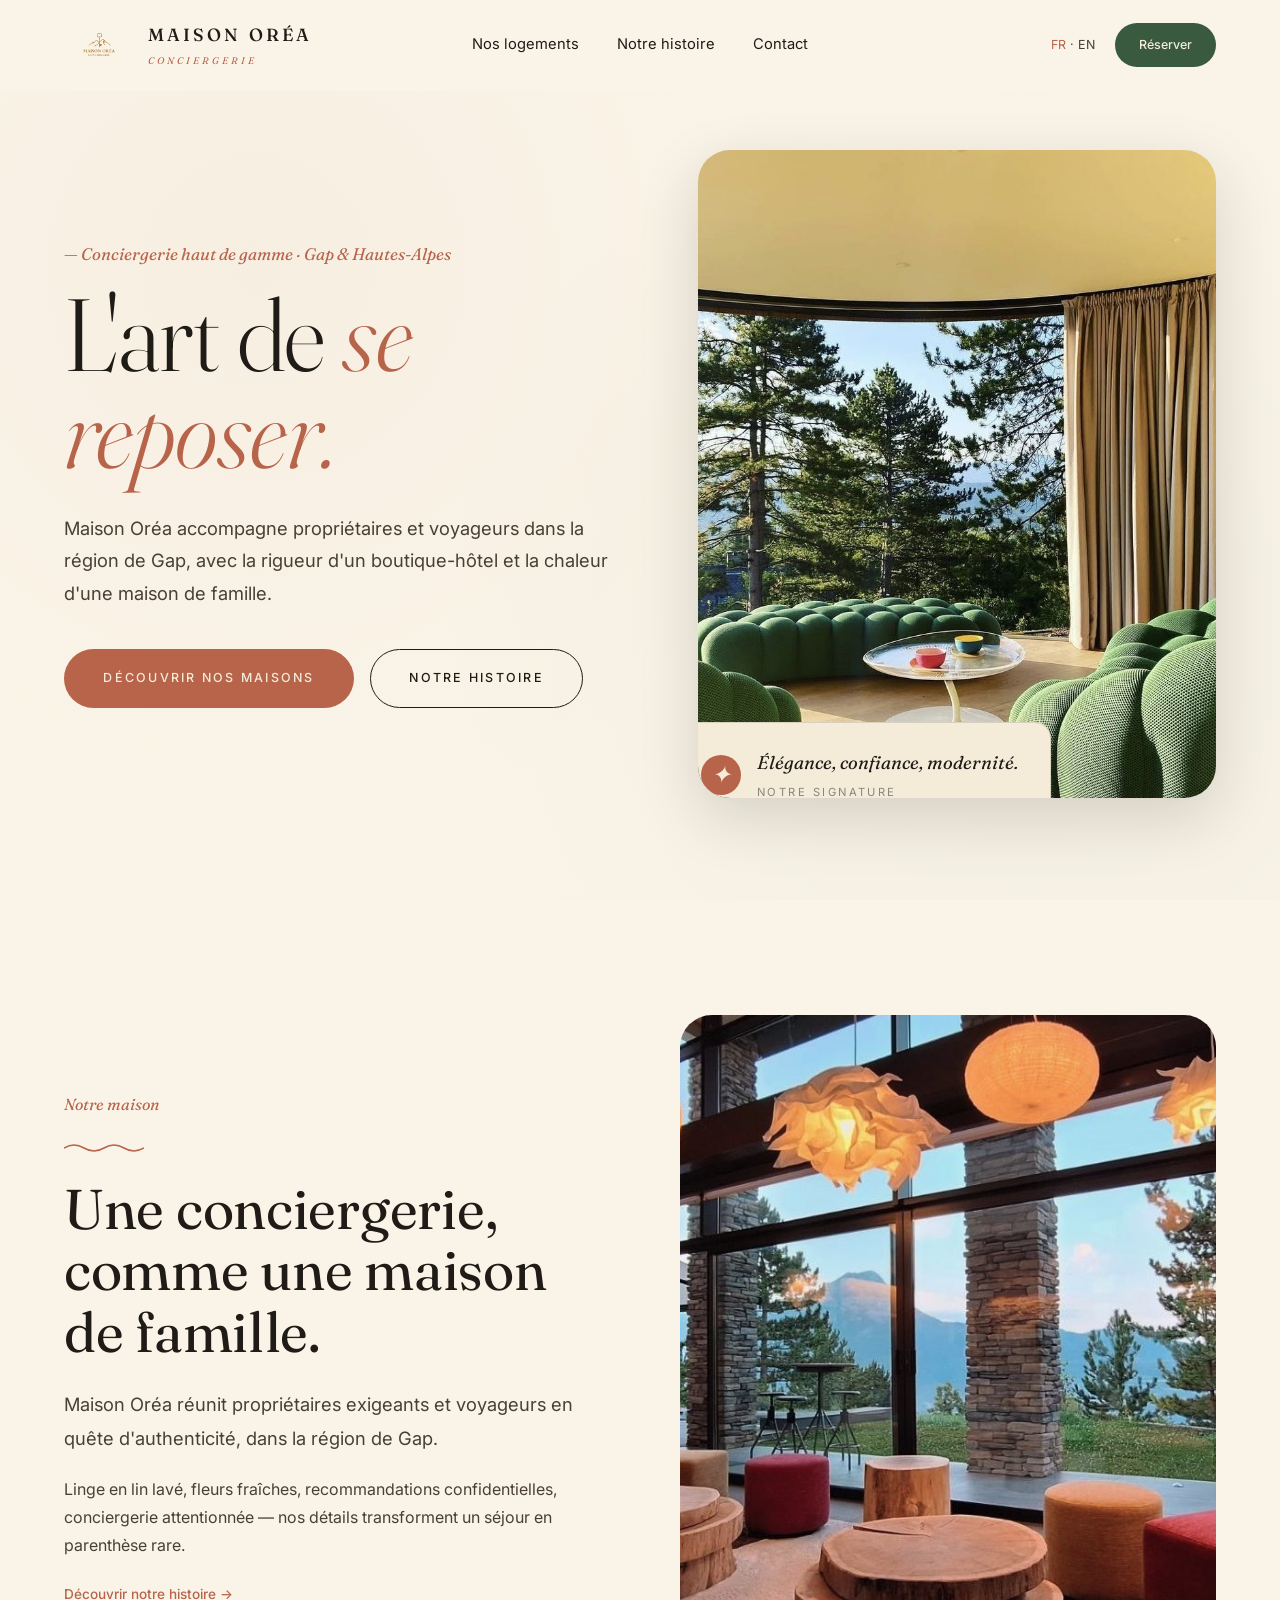
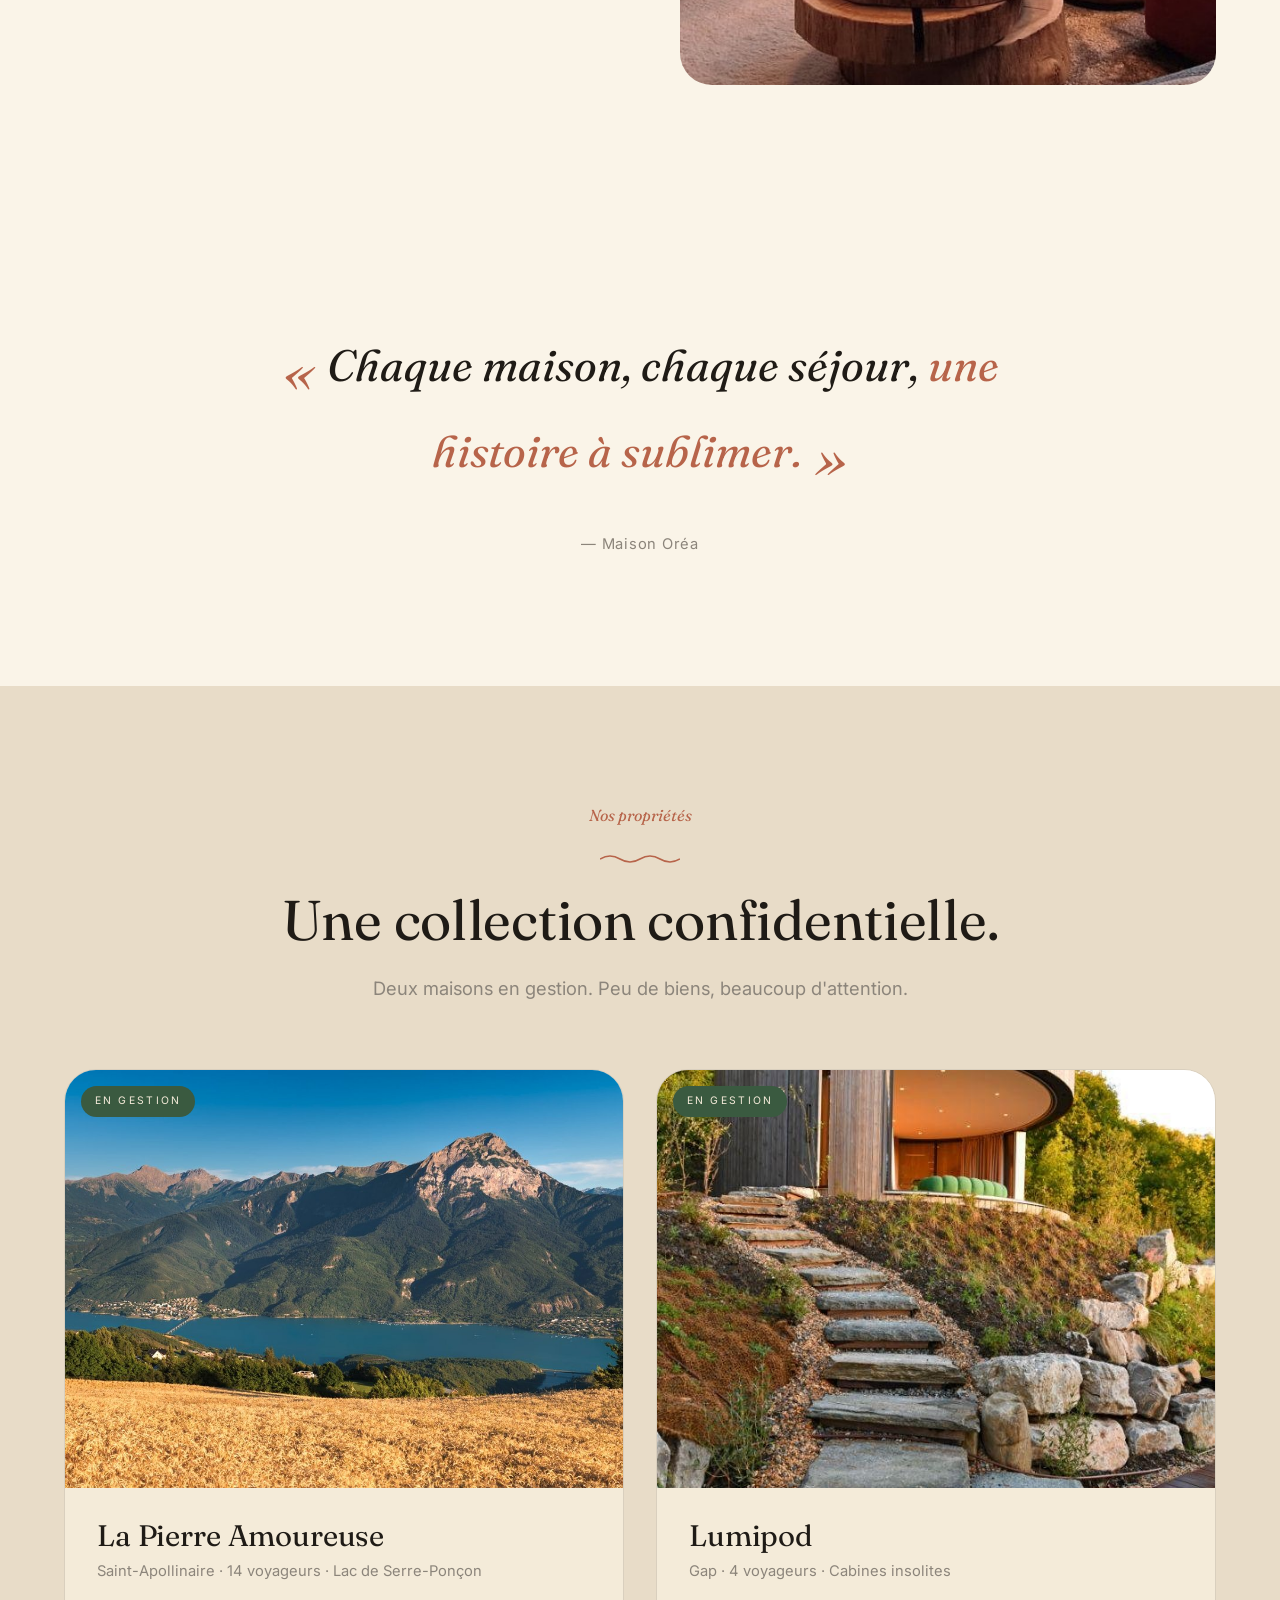
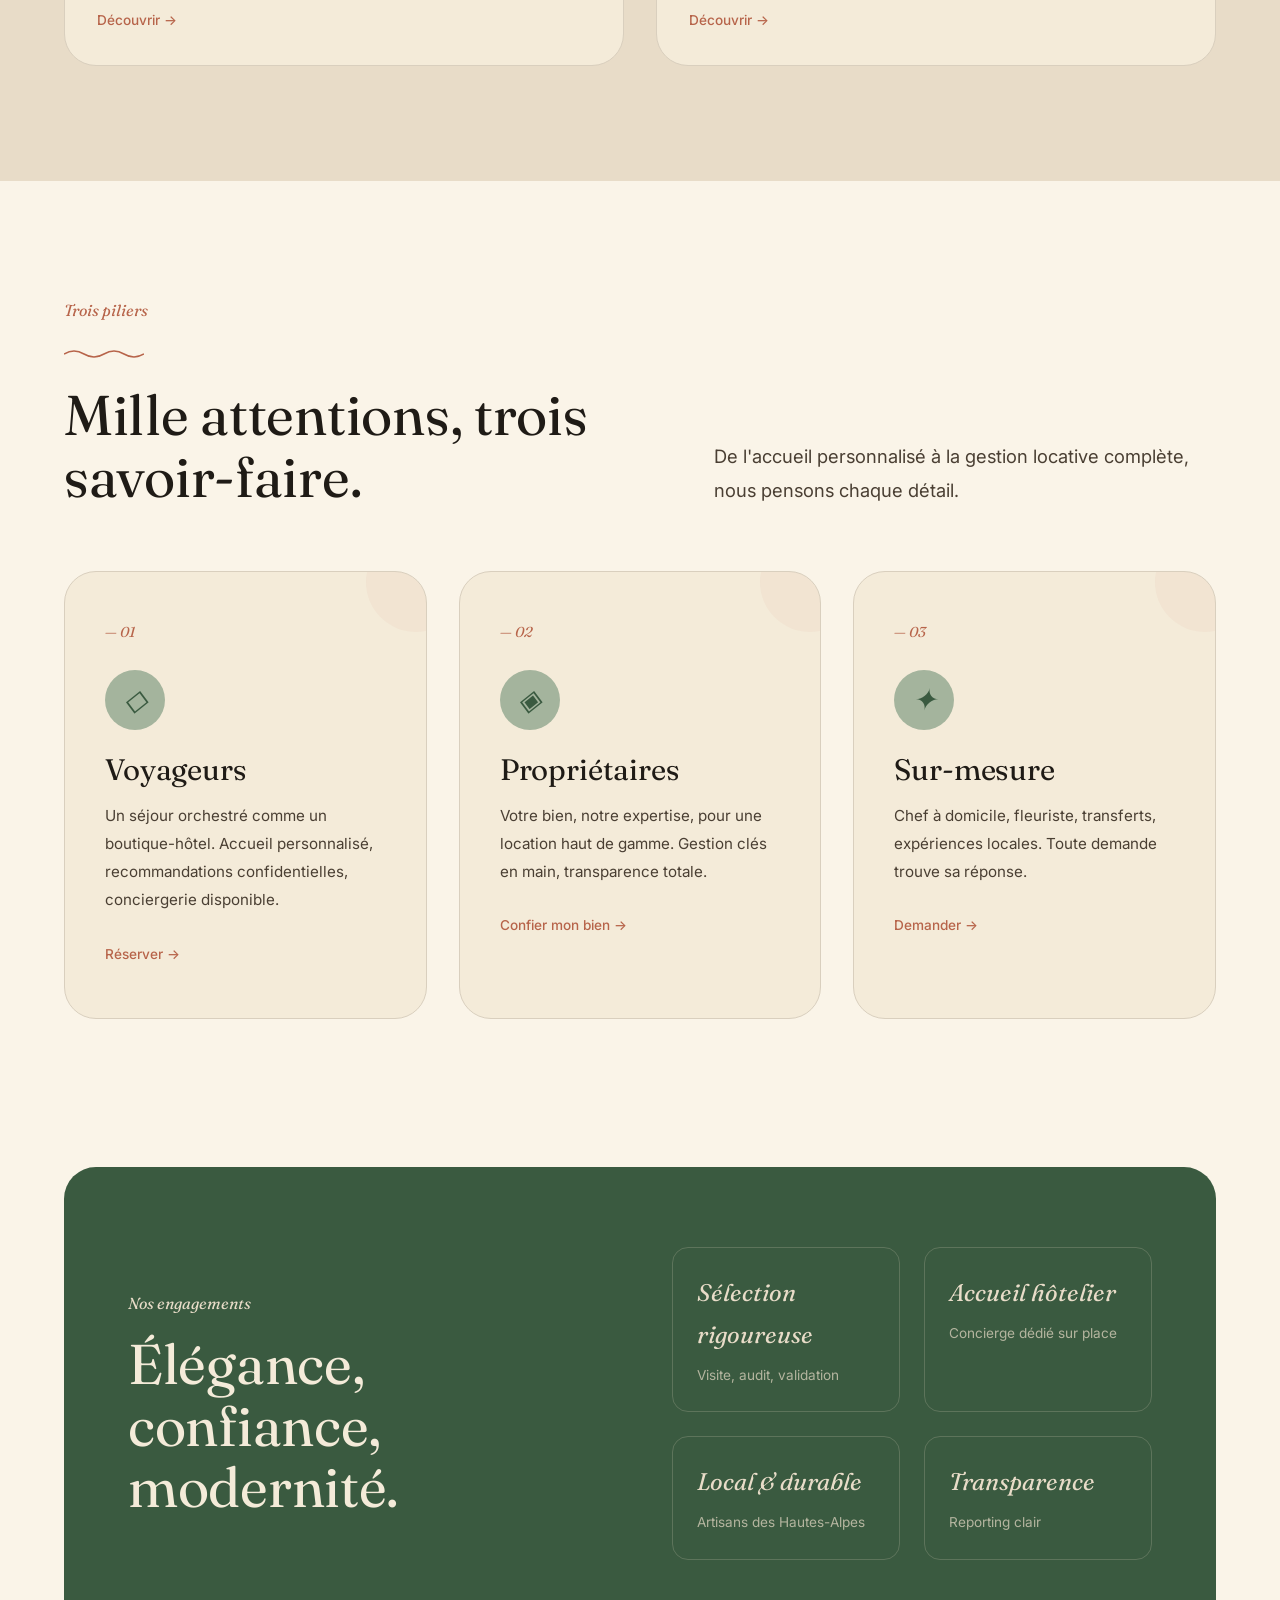
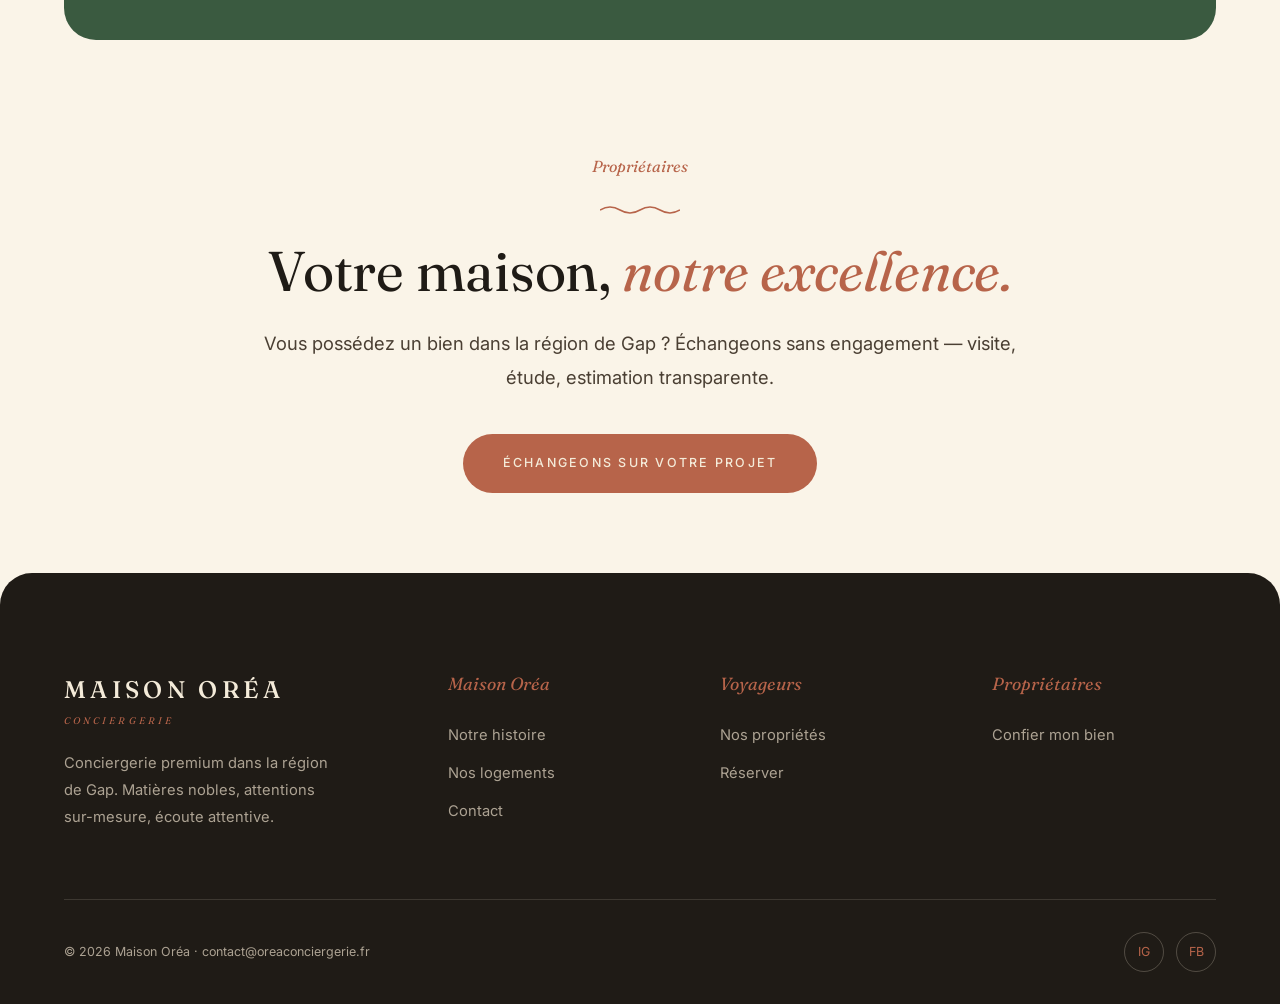
<file: index.html>
<!DOCTYPE html>
<html lang="fr">
<head>
<meta charset="UTF-8">
<meta name="viewport" content="width=device-width, initial-scale=1.0">
<title>Maison Oréa — Conciergerie nature & matières · Hautes-Alpes</title>
<meta name="description" content="Conciergerie haut de gamme dans la région de Gap, alliance de matières nobles et d'attentions sur-mesure.">
<meta name="theme-color" content="#B7644A">
<link rel="icon" type="image/png" href="assets/img/logo.png">
<link rel="preconnect" href="https://fonts.googleapis.com"><link rel="preconnect" href="https://fonts.gstatic.com" crossorigin>
<link href="https://fonts.googleapis.com/css2?family=Fraunces:ital,wght@0,300;0,400;0,500;0,600;1,300;1,400&family=Inter:wght@300;400;500;600&display=swap" rel="stylesheet">
<link rel="stylesheet" href="assets/css/style.css">
</head>
<body>

<header class="site-header">
  <div class="nav-row">
    <a href="index.html" class="brand"><img src="assets/img/logo.png" alt="Maison Oréa"><span><span class="brand-name">MAISON ORÉA</span><span class="brand-tag">conciergerie</span></span></a>
    <nav class="main-nav"><a href="logements.html">Nos logements</a><a href="a-propos.html">Notre histoire</a><a href="contact.html">Contact</a></nav>
    <div class="header-actions"><span class="lang-toggle"><span class="active">FR</span> · EN</span><a href="contact.html" class="btn-header">Réserver</a><button class="menu-toggle"><span></span><span></span><span></span></button></div>
  </div>
</header>
<nav class="mobile-nav"><a href="index.html">Accueil</a><a href="logements.html">Nos logements</a><a href="a-propos.html">Notre histoire</a><a href="contact.html">Contact</a><a href="contact.html" class="mobile-cta">Nous contacter</a></nav>

<!-- HERO Nature -->
<section class="hero">
  <div class="hero-text fade-in">
    <span class="hero-eyebrow">— Conciergerie haut de gamme · Gap & Hautes-Alpes</span>
    <h1 class="hero-title">L'art de <em>se reposer.</em></h1>
    <p class="hero-desc">Maison Oréa accompagne propriétaires et voyageurs dans la région de Gap, avec la rigueur d'un boutique-hôtel et la chaleur d'une maison de famille.</p>
    <div class="hero-actions">
      <a href="logements.html" class="btn btn-primary">Découvrir nos maisons</a>
      <a href="a-propos.html" class="btn btn-ghost">Notre histoire</a>
    </div>
  </div>
  <div class="hero-image-wrap fade-in">
    <img src="assets/img/michel-hero.jpg" alt="Intérieur Maison Oréa" fetchpriority="high">
    <div class="hero-image-tag">
      <span class="icon">✦</span>
      <span class="text">Élégance, confiance, modernité.<small>Notre signature</small></span>
    </div>
  </div>
</section>

<!-- ÉDITORIAL 1 -->
<section>
  <div class="container">
    <div class="editorial-block fade-up">
      <div class="editorial-text">
        <span class="eyebrow">Notre maison</span>
        <span class="divider-wave"></span>
        <h2>Une conciergerie, comme une maison de famille.</h2>
        <p class="lead">Maison Oréa réunit propriétaires exigeants et voyageurs en quête d'authenticité, dans la région de Gap.</p>
        <p>Linge en lin lavé, fleurs fraîches, recommandations confidentielles, conciergerie attentionnée — nos détails transforment un séjour en parenthèse rare.</p>
        <a href="a-propos.html" class="link-arrow">Découvrir notre histoire →</a>
      </div>
      <div class="editorial-image">
        <img src="assets/img/josiane-2.jpg" alt="Intérieur Maison Oréa" loading="lazy">
      </div>
    </div>
  </div>
</section>

<!-- QUOTE -->
<section style="padding-block: 4rem;">
  <div class="quote fade-up">
    <p class="quote-text">Chaque maison, chaque séjour, <span style="color: var(--terracotta);">une histoire à sublimer.</span></p>
    <p class="quote-author">— Maison Oréa</p>
  </div>
</section>

<!-- LOGEMENTS -->
<section style="background: var(--lin); border-radius: 0;">
  <div class="container">
    <div style="text-align: center; max-width: 720px; margin: 0 auto 4rem;" class="fade-up">
      <span class="eyebrow">Nos propriétés</span>
      <span class="divider-wave center"></span>
      <h2>Une collection confidentielle.</h2>
      <p class="lead muted" style="margin-top: 1.25rem;">Deux maisons en gestion. Peu de biens, beaucoup d'attention.</p>
    </div>
    <div class="lodge-grid">
      <article class="lodge-card fade-up">
        <div class="img-wrap">
          <span class="badge">En gestion</span>
          <img src="assets/img/josiane-1.jpg" alt="La Pierre Amoureuse" loading="lazy">
        </div>
        <div class="body">
          <h3>La Pierre Amoureuse</h3>
          <div class="meta">Saint-Apollinaire · 14 voyageurs · Lac de Serre-Ponçon</div>
          <a href="logement-pierre-amoureuse.html" class="more">Découvrir →</a>
        </div>
      </article>
      <article class="lodge-card fade-up">
        <div class="img-wrap">
          <span class="badge">En gestion</span>
          <img src="assets/img/michel-1.jpg" alt="Lumipod" loading="lazy">
        </div>
        <div class="body">
          <h3>Lumipod</h3>
          <div class="meta">Gap · 4 voyageurs · Cabines insolites</div>
          <a href="logement-pierre-amoureuse.html" class="more">Découvrir →</a>
        </div>
      </article>
    </div>
  </div>
</section>

<!-- TRIO services -->
<section>
  <div class="container">
    <div style="display: grid; grid-template-columns: 1.2fr 1fr; gap: 3rem; align-items: end; margin-bottom: 4rem;" class="fade-up">
      <div>
        <span class="eyebrow">Trois piliers</span>
        <span class="divider-wave"></span>
        <h2>Mille attentions, trois savoir-faire.</h2>
      </div>
      <p class="lead">De l'accueil personnalisé à la gestion locative complète, nous pensons chaque détail.</p>
    </div>
    <div class="trio-grid">
      <article class="trio-card fade-up">
        <div class="num">— 01</div>
        <div class="ico">◇</div>
        <h3>Voyageurs</h3>
        <p>Un séjour orchestré comme un boutique-hôtel. Accueil personnalisé, recommandations confidentielles, conciergerie disponible.</p>
        <a href="logements.html" class="link-arrow">Réserver →</a>
      </article>
      <article class="trio-card fade-up">
        <div class="num">— 02</div>
        <div class="ico">◈</div>
        <h3>Propriétaires</h3>
        <p>Votre bien, notre expertise, pour une location haut de gamme. Gestion clés en main, transparence totale.</p>
        <a href="contact.html" class="link-arrow">Confier mon bien →</a>
      </article>
      <article class="trio-card fade-up">
        <div class="num">— 03</div>
        <div class="ico">✦</div>
        <h3>Sur-mesure</h3>
        <p>Chef à domicile, fleuriste, transferts, expériences locales. Toute demande trouve sa réponse.</p>
        <a href="contact.html" class="link-arrow">Demander →</a>
      </article>
    </div>
  </div>
</section>

<!-- GREEN section -->
<section class="green fade-up">
  <div style="max-width: 1280px; margin: 0 auto; display: grid; grid-template-columns: 1fr 1fr; gap: 4rem; align-items: center;">
    <div>
      <span class="eyebrow light">Nos engagements</span>
      <h2 style="margin-top: 1rem;">Élégance, confiance, modernité.</h2>
      </div>
    <div style="display: grid; grid-template-columns: 1fr 1fr; gap: 1.5rem;">
      <div style="padding: 1.5rem; border-radius: var(--r-md); border: 1px solid rgba(232,220,200,0.2);"><div style="font-family: var(--serif); font-style: italic; font-size: 1.5rem; color: var(--lin); margin-bottom: 0.5rem;">Sélection rigoureuse</div><div style="font-size: 0.85rem; color: rgba(232,220,200,0.7);">Visite, audit, validation</div></div>
      <div style="padding: 1.5rem; border-radius: var(--r-md); border: 1px solid rgba(232,220,200,0.2);"><div style="font-family: var(--serif); font-style: italic; font-size: 1.5rem; color: var(--lin); margin-bottom: 0.5rem;">Accueil hôtelier</div><div style="font-size: 0.85rem; color: rgba(232,220,200,0.7);">Concierge dédié sur place</div></div>
      <div style="padding: 1.5rem; border-radius: var(--r-md); border: 1px solid rgba(232,220,200,0.2);"><div style="font-family: var(--serif); font-style: italic; font-size: 1.5rem; color: var(--lin); margin-bottom: 0.5rem;">Local & durable</div><div style="font-size: 0.85rem; color: rgba(232,220,200,0.7);">Artisans des Hautes-Alpes</div></div>
      <div style="padding: 1.5rem; border-radius: var(--r-md); border: 1px solid rgba(232,220,200,0.2);"><div style="font-family: var(--serif); font-style: italic; font-size: 1.5rem; color: var(--lin); margin-bottom: 0.5rem;">Transparence</div><div style="font-size: 0.85rem; color: rgba(232,220,200,0.7);">Reporting clair</div></div>
    </div>
  </div>
</section>

<!-- CTA -->
<section style="padding-block: 5rem;">
  <div class="container-narrow" style="text-align: center;">
    <span class="eyebrow">Propriétaires</span>
    <span class="divider-wave center"></span>
    <h2 style="margin-top: 1rem;">Votre maison, <span class="accent">notre excellence.</span></h2>
    <p class="lead" style="margin-top: 1.5rem; margin-bottom: 2.5rem;">Vous possédez un bien dans la région de Gap ? Échangeons sans engagement — visite, étude, estimation transparente.</p>
    <a href="contact.html" class="btn btn-primary">Échangeons sur votre projet</a>
  </div>
</section>

<footer class="site-footer">
  <div class="container">
    <div class="footer-grid">
      <div class="footer-brand"><span class="brand-name">MAISON ORÉA</span><span class="brand-tag">conciergerie</span><p>Conciergerie premium dans la région de Gap. Matières nobles, attentions sur-mesure, écoute attentive.</p></div>
      <div class="footer-col"><h5>Maison Oréa</h5><ul><li><a href="a-propos.html">Notre histoire</a></li><li><a href="logements.html">Nos logements</a></li><li><a href="contact.html">Contact</a></li></ul></div>
      <div class="footer-col"><h5>Voyageurs</h5><ul><li><a href="logements.html">Nos propriétés</a></li><li><a href="contact.html">Réserver</a></li></ul></div>
      <div class="footer-col"><h5>Propriétaires</h5><ul><li><a href="contact.html">Confier mon bien</a></li></ul></div>
    </div>
    <div class="footer-bottom"><div>© 2026 Maison Oréa · contact@oreaconciergerie.fr</div><div class="social"><a href="https://www.instagram.com/oreaconciergerie" target="_blank" rel="noopener">IG</a><a href="#">FB</a></div></div>
  </div>
</footer>
<script src="assets/js/app.js"></script>
</body>
</html>
</file>
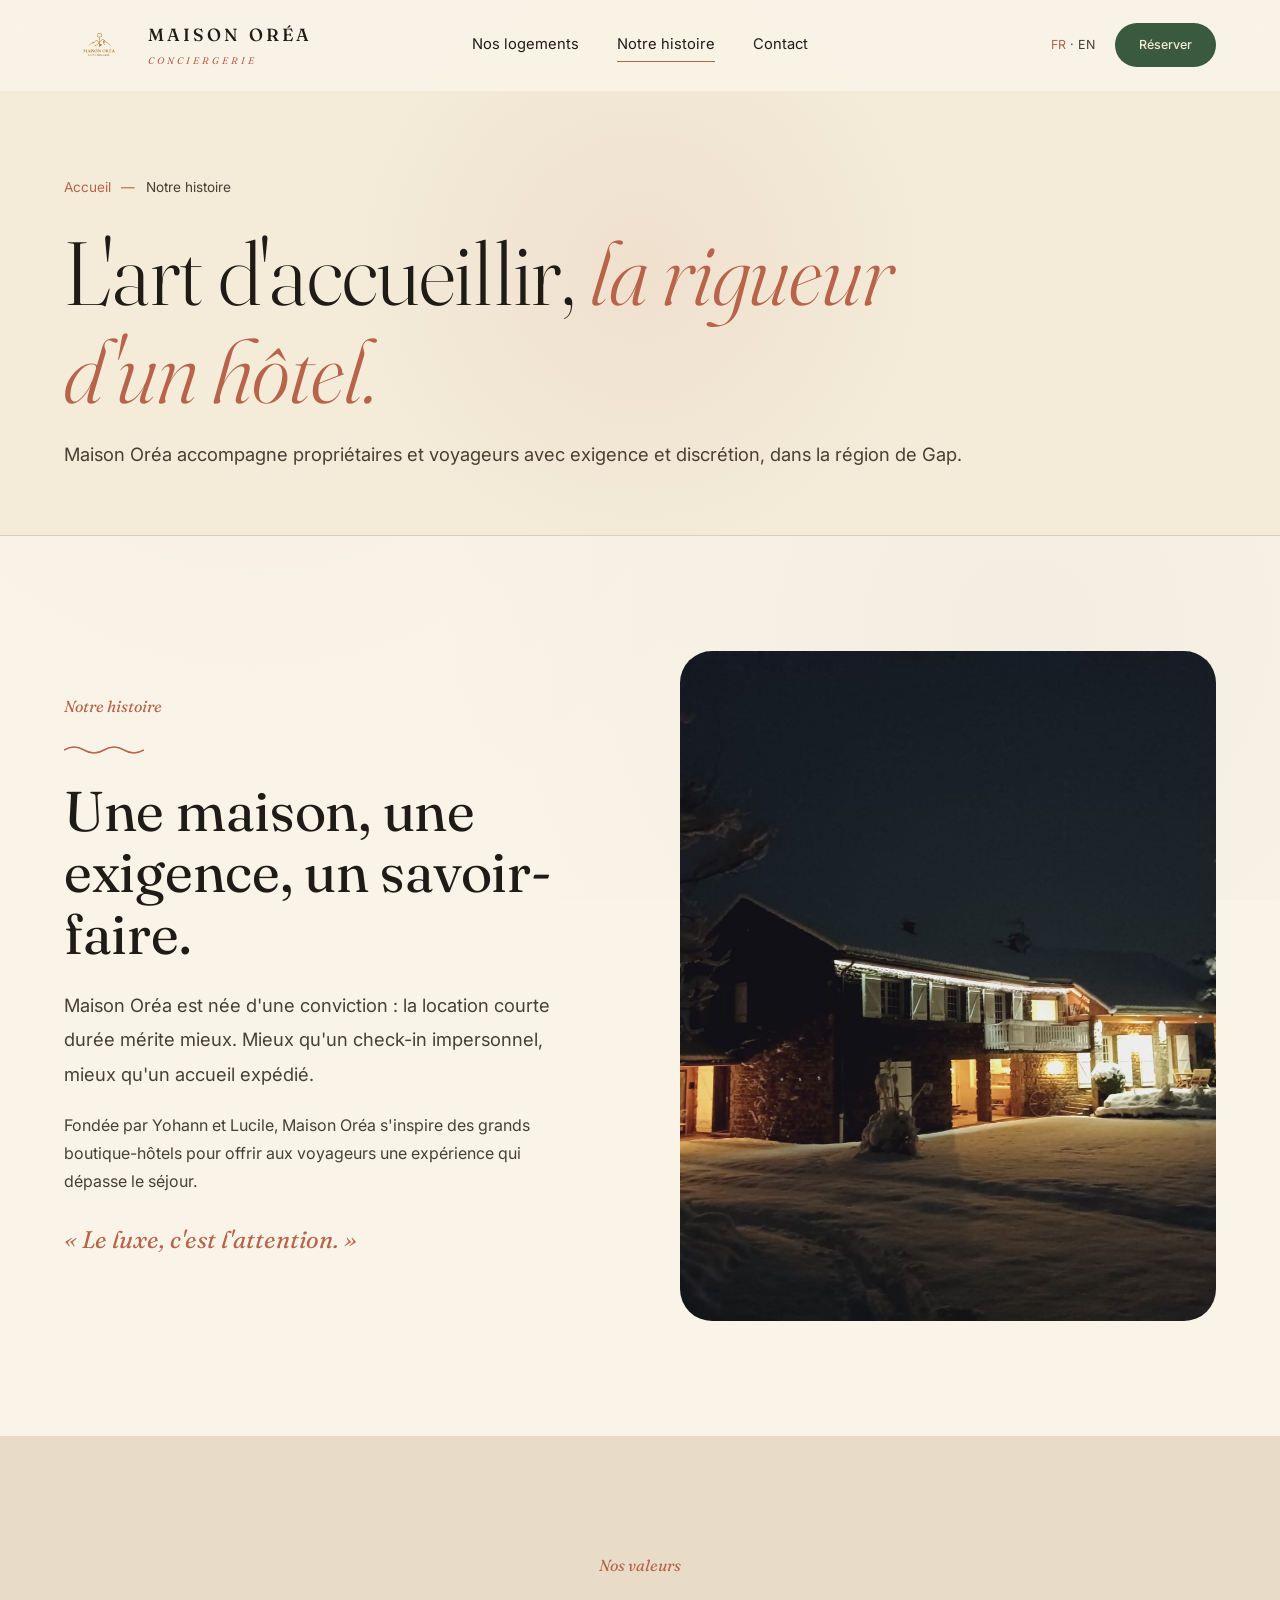
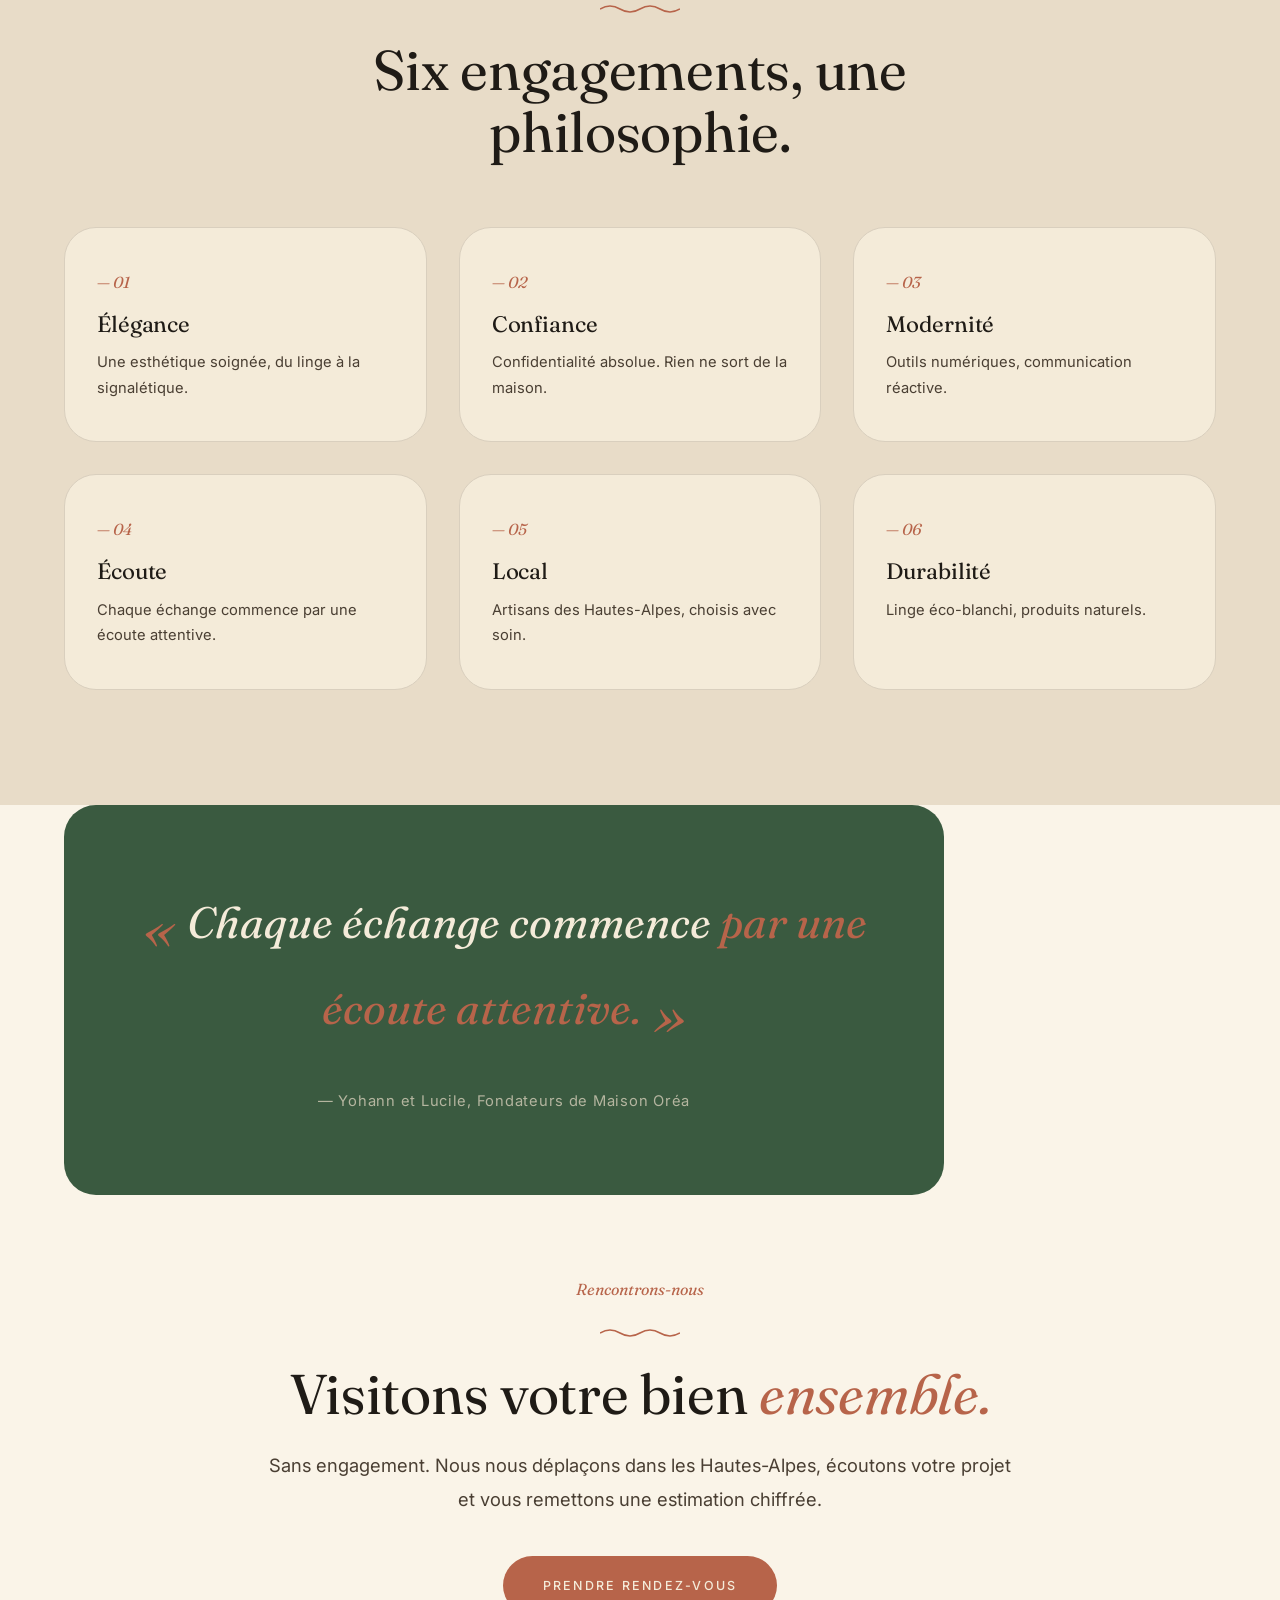
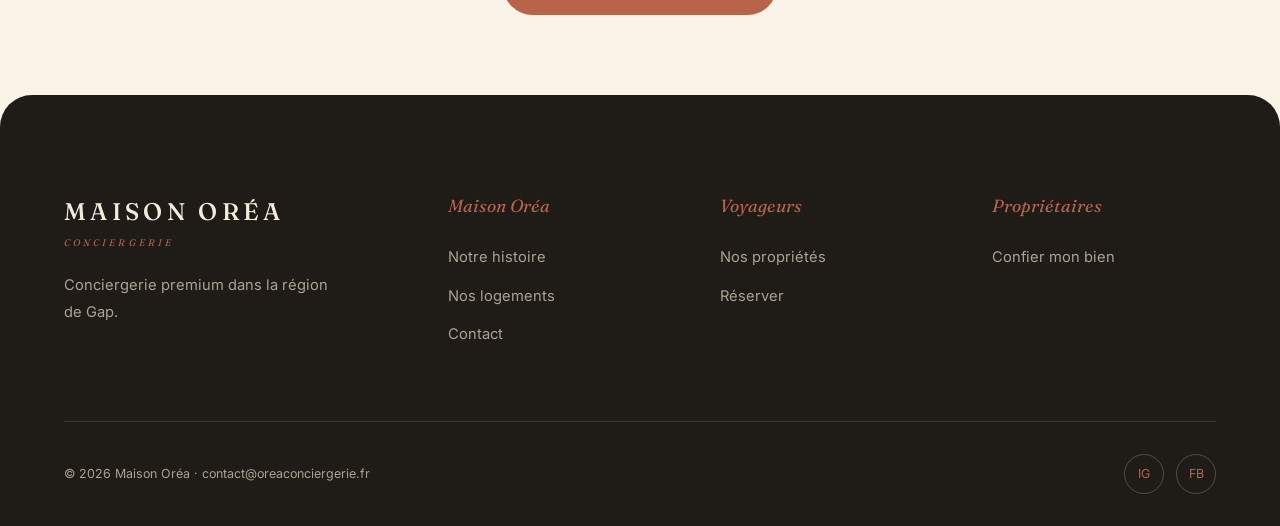
<file: a-propos.html>
<!DOCTYPE html>
<html lang="fr">
<head>
<meta charset="UTF-8">
<meta name="viewport" content="width=device-width, initial-scale=1.0">
<title>Notre histoire — Maison Oréa</title>
<link rel="icon" type="image/png" href="assets/img/logo.png">
<link rel="preconnect" href="https://fonts.googleapis.com"><link rel="preconnect" href="https://fonts.gstatic.com" crossorigin>
<link href="https://fonts.googleapis.com/css2?family=Fraunces:ital,wght@0,300;0,400;0,500;0,600;1,300;1,400&family=Inter:wght@300;400;500;600&display=swap" rel="stylesheet">
<link rel="stylesheet" href="assets/css/style.css">
</head>
<body>

<header class="site-header">
  <div class="nav-row">
    <a href="index.html" class="brand"><img src="assets/img/logo.png" alt="Maison Oréa"><span><span class="brand-name">MAISON ORÉA</span><span class="brand-tag">conciergerie</span></span></a>
    <nav class="main-nav"><a href="logements.html">Nos logements</a><a href="a-propos.html" class="active">Notre histoire</a><a href="contact.html">Contact</a></nav>
    <div class="header-actions"><span class="lang-toggle"><span class="active">FR</span> · EN</span><a href="contact.html" class="btn-header">Réserver</a><button class="menu-toggle"><span></span><span></span><span></span></button></div>
  </div>
</header>
<nav class="mobile-nav"><a href="index.html">Accueil</a><a href="logements.html">Nos logements</a><a href="a-propos.html">Notre histoire</a><a href="contact.html">Contact</a><a href="contact.html" class="mobile-cta">Nous contacter</a></nav>

<section class="page-hero">
  <div class="page-hero-content">
    <div class="breadcrumb"><a href="index.html">Accueil</a><span class="sep">—</span><span>Notre histoire</span></div>
    <h1>L'art d'accueillir, <em>la rigueur d'un hôtel.</em></h1>
    <p class="lead">Maison Oréa accompagne propriétaires et voyageurs avec exigence et discrétion, dans la région de Gap.</p>
  </div>
</section>

<section>
  <div class="container">
    <div class="editorial-block fade-up">
      <div class="editorial-text">
        <span class="eyebrow">Notre histoire</span>
        <span class="divider-wave"></span>
        <h2>Une maison, une exigence, un savoir-faire.</h2>
        <p class="lead">Maison Oréa est née d'une conviction : la location courte durée mérite mieux. Mieux qu'un check-in impersonnel, mieux qu'un accueil expédié.</p>
        <p>Fondée par Yohann et Lucile, Maison Oréa s'inspire des grands boutique-hôtels pour offrir aux voyageurs une expérience qui dépasse le séjour.</p>
        <p class="accent" style="font-size: 1.5rem; margin-top: 1.5rem;">« Le luxe, c'est l'attention. »</p>
      </div>
      <div class="editorial-image">
        <img src="assets/img/extra-m-a532fa.jpg" alt="Maison Oréa" loading="lazy">
      </div>
    </div>
  </div>
</section>

<section style="background: var(--lin);">
  <div class="container">
    <div style="text-align: center; max-width: 720px; margin: 0 auto 4rem;" class="fade-up">
      <span class="eyebrow">Nos valeurs</span>
      <span class="divider-wave center"></span>
      <h2>Six engagements, une philosophie.</h2>
    </div>
    <div style="display: grid; grid-template-columns: repeat(3, 1fr); gap: 2rem;">
      <div style="background: var(--lin-clair); padding: 2.5rem 2rem; border-radius: var(--r-lg); border: 1px solid var(--bordure);"><div class="num" style="color: var(--terracotta); font-family: var(--serif); font-style: italic; margin-bottom: 1rem;">— 01</div><h4>Élégance</h4><p style="margin-top: 0.85rem; font-size: 0.92rem;">Une esthétique soignée, du linge à la signalétique.</p></div>
      <div style="background: var(--lin-clair); padding: 2.5rem 2rem; border-radius: var(--r-lg); border: 1px solid var(--bordure);"><div class="num" style="color: var(--terracotta); font-family: var(--serif); font-style: italic; margin-bottom: 1rem;">— 02</div><h4>Confiance</h4><p style="margin-top: 0.85rem; font-size: 0.92rem;">Confidentialité absolue. Rien ne sort de la maison.</p></div>
      <div style="background: var(--lin-clair); padding: 2.5rem 2rem; border-radius: var(--r-lg); border: 1px solid var(--bordure);"><div class="num" style="color: var(--terracotta); font-family: var(--serif); font-style: italic; margin-bottom: 1rem;">— 03</div><h4>Modernité</h4><p style="margin-top: 0.85rem; font-size: 0.92rem;">Outils numériques, communication réactive.</p></div>
      <div style="background: var(--lin-clair); padding: 2.5rem 2rem; border-radius: var(--r-lg); border: 1px solid var(--bordure);"><div class="num" style="color: var(--terracotta); font-family: var(--serif); font-style: italic; margin-bottom: 1rem;">— 04</div><h4>Écoute</h4><p style="margin-top: 0.85rem; font-size: 0.92rem;">Chaque échange commence par une écoute attentive.</p></div>
      <div style="background: var(--lin-clair); padding: 2.5rem 2rem; border-radius: var(--r-lg); border: 1px solid var(--bordure);"><div class="num" style="color: var(--terracotta); font-family: var(--serif); font-style: italic; margin-bottom: 1rem;">— 05</div><h4>Local</h4><p style="margin-top: 0.85rem; font-size: 0.92rem;">Artisans des Hautes-Alpes, choisis avec soin.</p></div>
      <div style="background: var(--lin-clair); padding: 2.5rem 2rem; border-radius: var(--r-lg); border: 1px solid var(--bordure);"><div class="num" style="color: var(--terracotta); font-family: var(--serif); font-style: italic; margin-bottom: 1rem;">— 06</div><h4>Durabilité</h4><p style="margin-top: 0.85rem; font-size: 0.92rem;">Linge éco-blanchi, produits naturels.</p></div>
    </div>
  </div>
</section>

<section class="quote fade-up" style="background: var(--vert-foncé); color: var(--lin-clair); margin: 0 var(--gutter); border-radius: var(--r-lg); padding-block: 5rem;">
  <p class="quote-text" style="color: var(--lin-clair);">Chaque échange commence <span style="color: var(--terracotta);">par une écoute attentive.</span></p>
  <p class="quote-author" style="color: rgba(232,220,200,0.7);">— Yohann et Lucile, Fondateurs de Maison Oréa</p>
</section>

<section style="padding-block: 5rem;">
  <div class="container-narrow" style="text-align: center;">
    <span class="eyebrow">Rencontrons-nous</span>
    <span class="divider-wave center"></span>
    <h2 style="margin-top: 1rem;">Visitons votre bien <span class="accent">ensemble.</span></h2>
    <p class="lead" style="margin-top: 1.5rem; margin-bottom: 2.5rem;">Sans engagement. Nous nous déplaçons dans les Hautes-Alpes, écoutons votre projet et vous remettons une estimation chiffrée.</p>
    <a href="contact.html" class="btn btn-primary">Prendre rendez-vous</a>
  </div>
</section>

<footer class="site-footer">
  <div class="container">
    <div class="footer-grid">
      <div class="footer-brand"><span class="brand-name">MAISON ORÉA</span><span class="brand-tag">conciergerie</span><p>Conciergerie premium dans la région de Gap.</p></div>
      <div class="footer-col"><h5>Maison Oréa</h5><ul><li><a href="a-propos.html">Notre histoire</a></li><li><a href="logements.html">Nos logements</a></li><li><a href="contact.html">Contact</a></li></ul></div>
      <div class="footer-col"><h5>Voyageurs</h5><ul><li><a href="logements.html">Nos propriétés</a></li><li><a href="contact.html">Réserver</a></li></ul></div>
      <div class="footer-col"><h5>Propriétaires</h5><ul><li><a href="contact.html">Confier mon bien</a></li></ul></div>
    </div>
    <div class="footer-bottom"><div>© 2026 Maison Oréa · contact@oreaconciergerie.fr</div><div class="social"><a href="#">IG</a><a href="#">FB</a></div></div>
  </div>
</footer>
<script src="assets/js/app.js"></script>
</body>
</html>
</file>
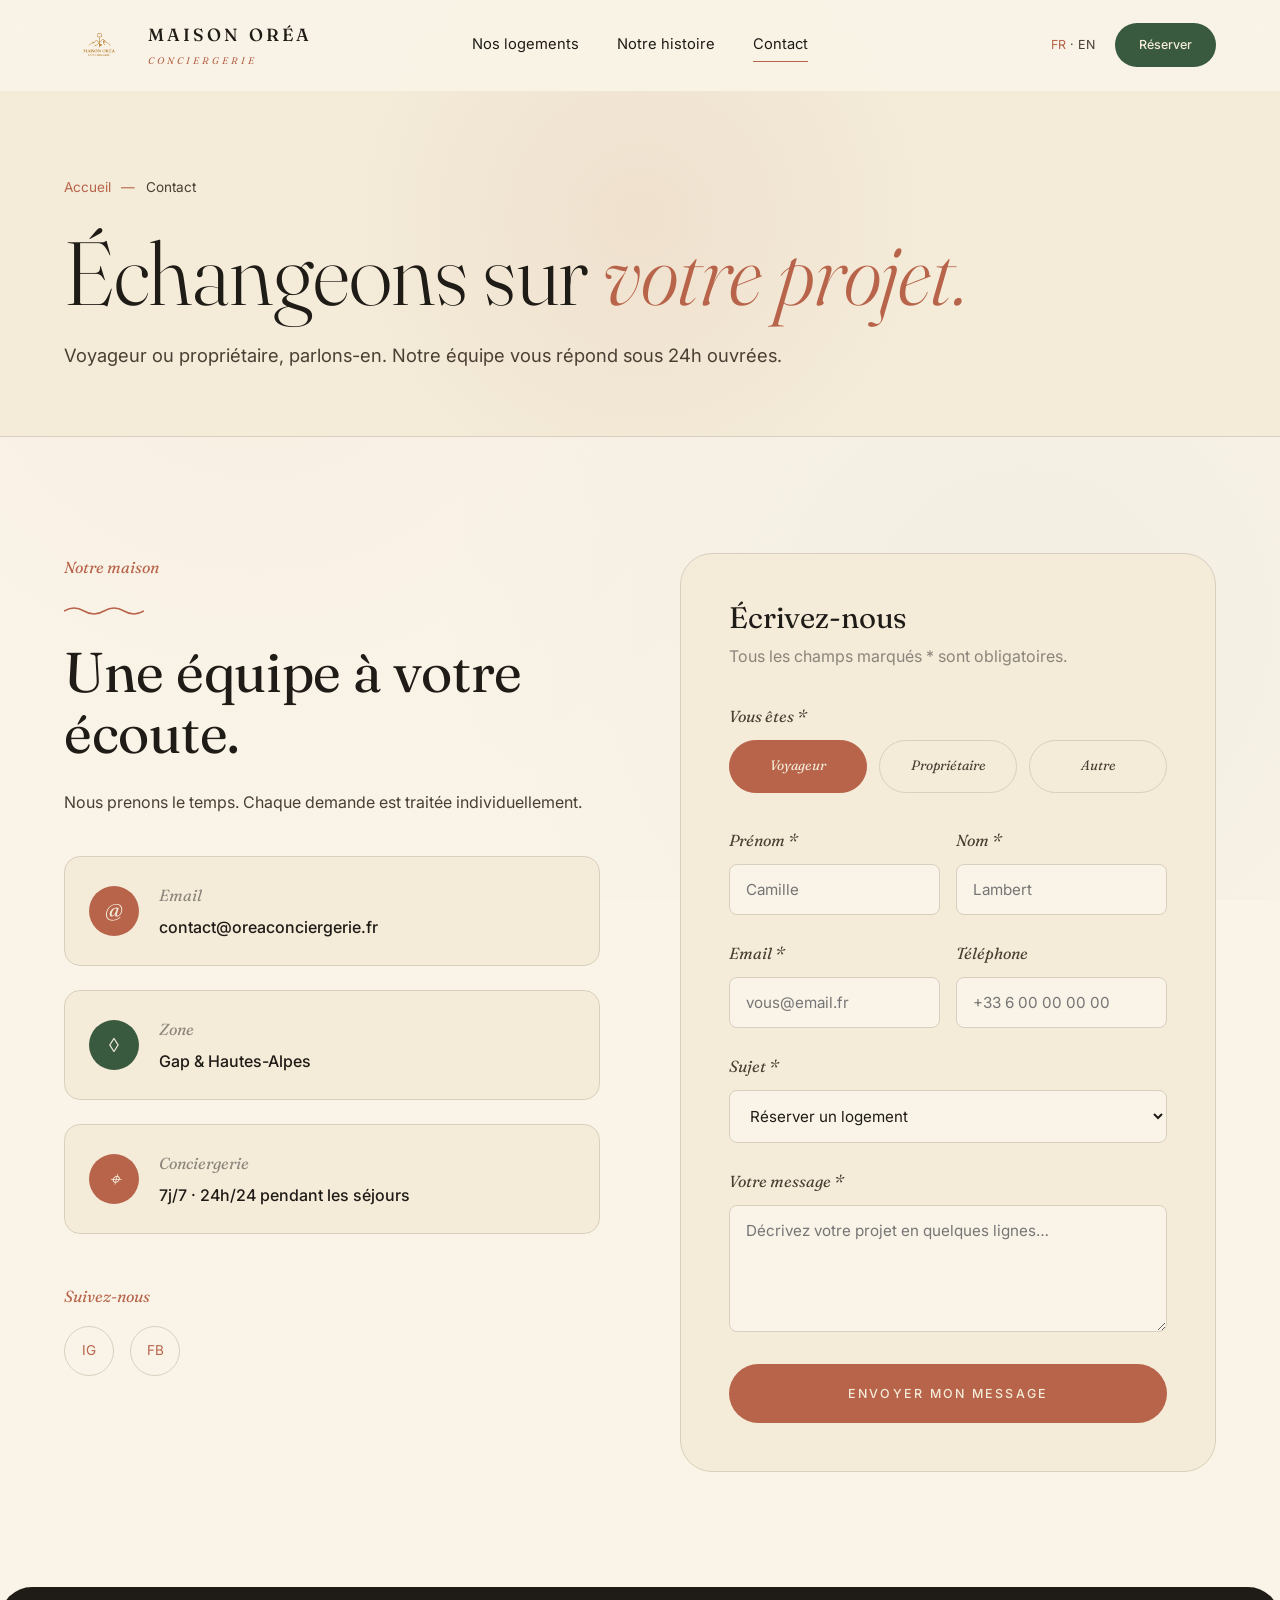
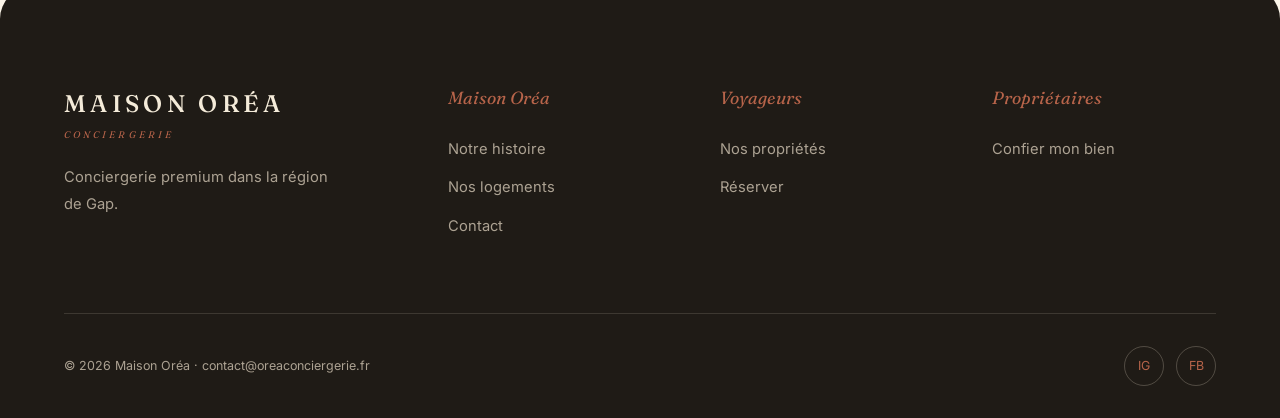
<file: contact.html>
<!DOCTYPE html>
<html lang="fr">
<head>
<meta charset="UTF-8">
<meta name="viewport" content="width=device-width, initial-scale=1.0">
<title>Contact — Maison Oréa</title>
<link rel="icon" type="image/png" href="assets/img/logo.png">
<link rel="preconnect" href="https://fonts.googleapis.com"><link rel="preconnect" href="https://fonts.gstatic.com" crossorigin>
<link href="https://fonts.googleapis.com/css2?family=Fraunces:ital,wght@0,300;0,400;0,500;0,600;1,300;1,400&family=Inter:wght@300;400;500;600&display=swap" rel="stylesheet">
<link rel="stylesheet" href="assets/css/style.css">
</head>
<body>

<header class="site-header">
  <div class="nav-row">
    <a href="index.html" class="brand"><img src="assets/img/logo.png" alt="Maison Oréa"><span><span class="brand-name">MAISON ORÉA</span><span class="brand-tag">conciergerie</span></span></a>
    <nav class="main-nav"><a href="logements.html">Nos logements</a><a href="a-propos.html">Notre histoire</a><a href="contact.html" class="active">Contact</a></nav>
    <div class="header-actions"><span class="lang-toggle"><span class="active">FR</span> · EN</span><a href="contact.html" class="btn-header">Réserver</a><button class="menu-toggle"><span></span><span></span><span></span></button></div>
  </div>
</header>
<nav class="mobile-nav"><a href="index.html">Accueil</a><a href="logements.html">Nos logements</a><a href="a-propos.html">Notre histoire</a><a href="contact.html">Contact</a><a href="contact.html" class="mobile-cta">Nous contacter</a></nav>

<section class="page-hero" style="min-height: 40vh;">
  <div class="page-hero-content">
    <div class="breadcrumb"><a href="index.html">Accueil</a><span class="sep">—</span><span>Contact</span></div>
    <h1>Échangeons sur <em>votre projet.</em></h1>
    <p class="lead">Voyageur ou propriétaire, parlons-en. Notre équipe vous répond sous 24h ouvrées.</p>
  </div>
</section>

<section>
  <div class="container">
    <div style="display: grid; grid-template-columns: 1fr 1fr; gap: 5rem; align-items: start;">
      <div class="fade-up">
        <span class="eyebrow">Notre maison</span>
        <span class="divider-wave"></span>
        <h2 style="margin-top: 1rem; margin-bottom: 1.5rem;">Une équipe à votre écoute.</h2>
        <p style="margin-bottom: 2.5rem;">Nous prenons le temps. Chaque demande est traitée individuellement.</p>

        <div style="display: grid; gap: 1.5rem;">
          <div style="background: var(--lin-clair); padding: 1.5rem; border-radius: var(--r-md); border: 1px solid var(--bordure); display: flex; gap: 1.25rem; align-items: center;">
            <div style="width: 50px; height: 50px; border-radius: 50%; background: var(--terracotta); color: var(--lin-clair); display: inline-flex; align-items: center; justify-content: center; font-family: var(--serif); font-size: 1.25rem; font-style: italic; flex-shrink: 0;">@</div>
            <div><div style="font-family: var(--serif); font-style: italic; color: var(--pierre); margin-bottom: 0.25rem;">Email</div><div style="color: var(--charbon); font-weight: 500;">contact@oreaconciergerie.fr</div></div>
          </div>
          <div style="background: var(--lin-clair); padding: 1.5rem; border-radius: var(--r-md); border: 1px solid var(--bordure); display: flex; gap: 1.25rem; align-items: center;">
            <div style="width: 50px; height: 50px; border-radius: 50%; background: var(--vert-foncé); color: var(--lin-clair); display: inline-flex; align-items: center; justify-content: center; font-family: var(--serif); font-size: 1.25rem; font-style: italic; flex-shrink: 0;">◊</div>
            <div><div style="font-family: var(--serif); font-style: italic; color: var(--pierre); margin-bottom: 0.25rem;">Zone</div><div style="color: var(--charbon); font-weight: 500;">Gap & Hautes-Alpes</div></div>
          </div>
          <div style="background: var(--lin-clair); padding: 1.5rem; border-radius: var(--r-md); border: 1px solid var(--bordure); display: flex; gap: 1.25rem; align-items: center;">
            <div style="width: 50px; height: 50px; border-radius: 50%; background: var(--terracotta); color: var(--lin-clair); display: inline-flex; align-items: center; justify-content: center; font-family: var(--serif); font-size: 1.25rem; font-style: italic; flex-shrink: 0;">⌖</div>
            <div><div style="font-family: var(--serif); font-style: italic; color: var(--pierre); margin-bottom: 0.25rem;">Conciergerie</div><div style="color: var(--charbon); font-weight: 500;">7j/7 · 24h/24 pendant les séjours</div></div>
          </div>
        </div>

        <div style="margin-top: 3rem;">
          <span class="eyebrow">Suivez-nous</span>
          <div style="display: flex; gap: 1rem; margin-top: 1rem;">
            <a href="https://www.instagram.com/oreaconciergerie" target="_blank" rel="noopener" style="width: 50px; height: 50px; border-radius: 50%; border: 1px solid var(--bordure); display: inline-flex; align-items: center; justify-content: center; color: var(--terracotta); font-size: 0.85rem; transition: all 0.3s var(--ease);">IG</a>
            <a href="#" style="width: 50px; height: 50px; border-radius: 50%; border: 1px solid var(--bordure); display: inline-flex; align-items: center; justify-content: center; color: var(--terracotta); font-size: 0.85rem; transition: all 0.3s var(--ease);">FB</a>
          </div>
        </div>
      </div>

      <div class="form fade-up">
        <h3 style="margin-bottom: 0.5rem;">Écrivez-nous</h3>
        <p class="muted" style="margin-bottom: 2rem;">Tous les champs marqués * sont obligatoires.</p>

        <div class="field">
          <label>Vous êtes *</label>
          <div style="display: flex; gap: 0.75rem; flex-wrap: wrap;">
            <label style="flex: 1; min-width: 130px; cursor: pointer;"><input type="radio" name="t" checked style="display: none;"><span style="display: block; padding: 0.85rem; border: 1px solid var(--bordure); text-align: center; font-size: 0.85rem; background: var(--terracotta); color: var(--lin-clair); border-color: var(--terracotta); border-radius: 100px;">Voyageur</span></label>
            <label style="flex: 1; min-width: 130px; cursor: pointer;"><input type="radio" name="t" style="display: none;"><span style="display: block; padding: 0.85rem; border: 1px solid var(--bordure); text-align: center; font-size: 0.85rem; border-radius: 100px;">Propriétaire</span></label>
            <label style="flex: 1; min-width: 130px; cursor: pointer;"><input type="radio" name="t" style="display: none;"><span style="display: block; padding: 0.85rem; border: 1px solid var(--bordure); text-align: center; font-size: 0.85rem; border-radius: 100px;">Autre</span></label>
          </div>
        </div>

        <div class="field-row">
          <div class="field"><label>Prénom *</label><input type="text" placeholder="Camille"></div>
          <div class="field"><label>Nom *</label><input type="text" placeholder="Lambert"></div>
        </div>
        <div class="field-row">
          <div class="field"><label>Email *</label><input type="email" placeholder="vous@email.fr"></div>
          <div class="field"><label>Téléphone</label><input type="tel" placeholder="+33 6 00 00 00 00"></div>
        </div>
        <div class="field"><label>Sujet *</label><select><option>Réserver un logement</option><option>Confier mon bien</option><option>Demande sur-mesure</option><option>Autre</option></select></div>
        <div class="field"><label>Votre message *</label><textarea rows="5" placeholder="Décrivez votre projet en quelques lignes…"></textarea></div>

        <button class="btn btn-primary" style="width: 100%; justify-content: center;">Envoyer mon message</button>
      </div>
    </div>
  </div>
</section>

<footer class="site-footer">
  <div class="container">
    <div class="footer-grid">
      <div class="footer-brand"><span class="brand-name">MAISON ORÉA</span><span class="brand-tag">conciergerie</span><p>Conciergerie premium dans la région de Gap.</p></div>
      <div class="footer-col"><h5>Maison Oréa</h5><ul><li><a href="a-propos.html">Notre histoire</a></li><li><a href="logements.html">Nos logements</a></li><li><a href="contact.html">Contact</a></li></ul></div>
      <div class="footer-col"><h5>Voyageurs</h5><ul><li><a href="logements.html">Nos propriétés</a></li><li><a href="contact.html">Réserver</a></li></ul></div>
      <div class="footer-col"><h5>Propriétaires</h5><ul><li><a href="contact.html">Confier mon bien</a></li></ul></div>
    </div>
    <div class="footer-bottom"><div>© 2026 Maison Oréa · contact@oreaconciergerie.fr</div><div class="social"><a href="#">IG</a><a href="#">FB</a></div></div>
  </div>
</footer>
<script src="assets/js/app.js"></script>
</body>
</html>
</file>
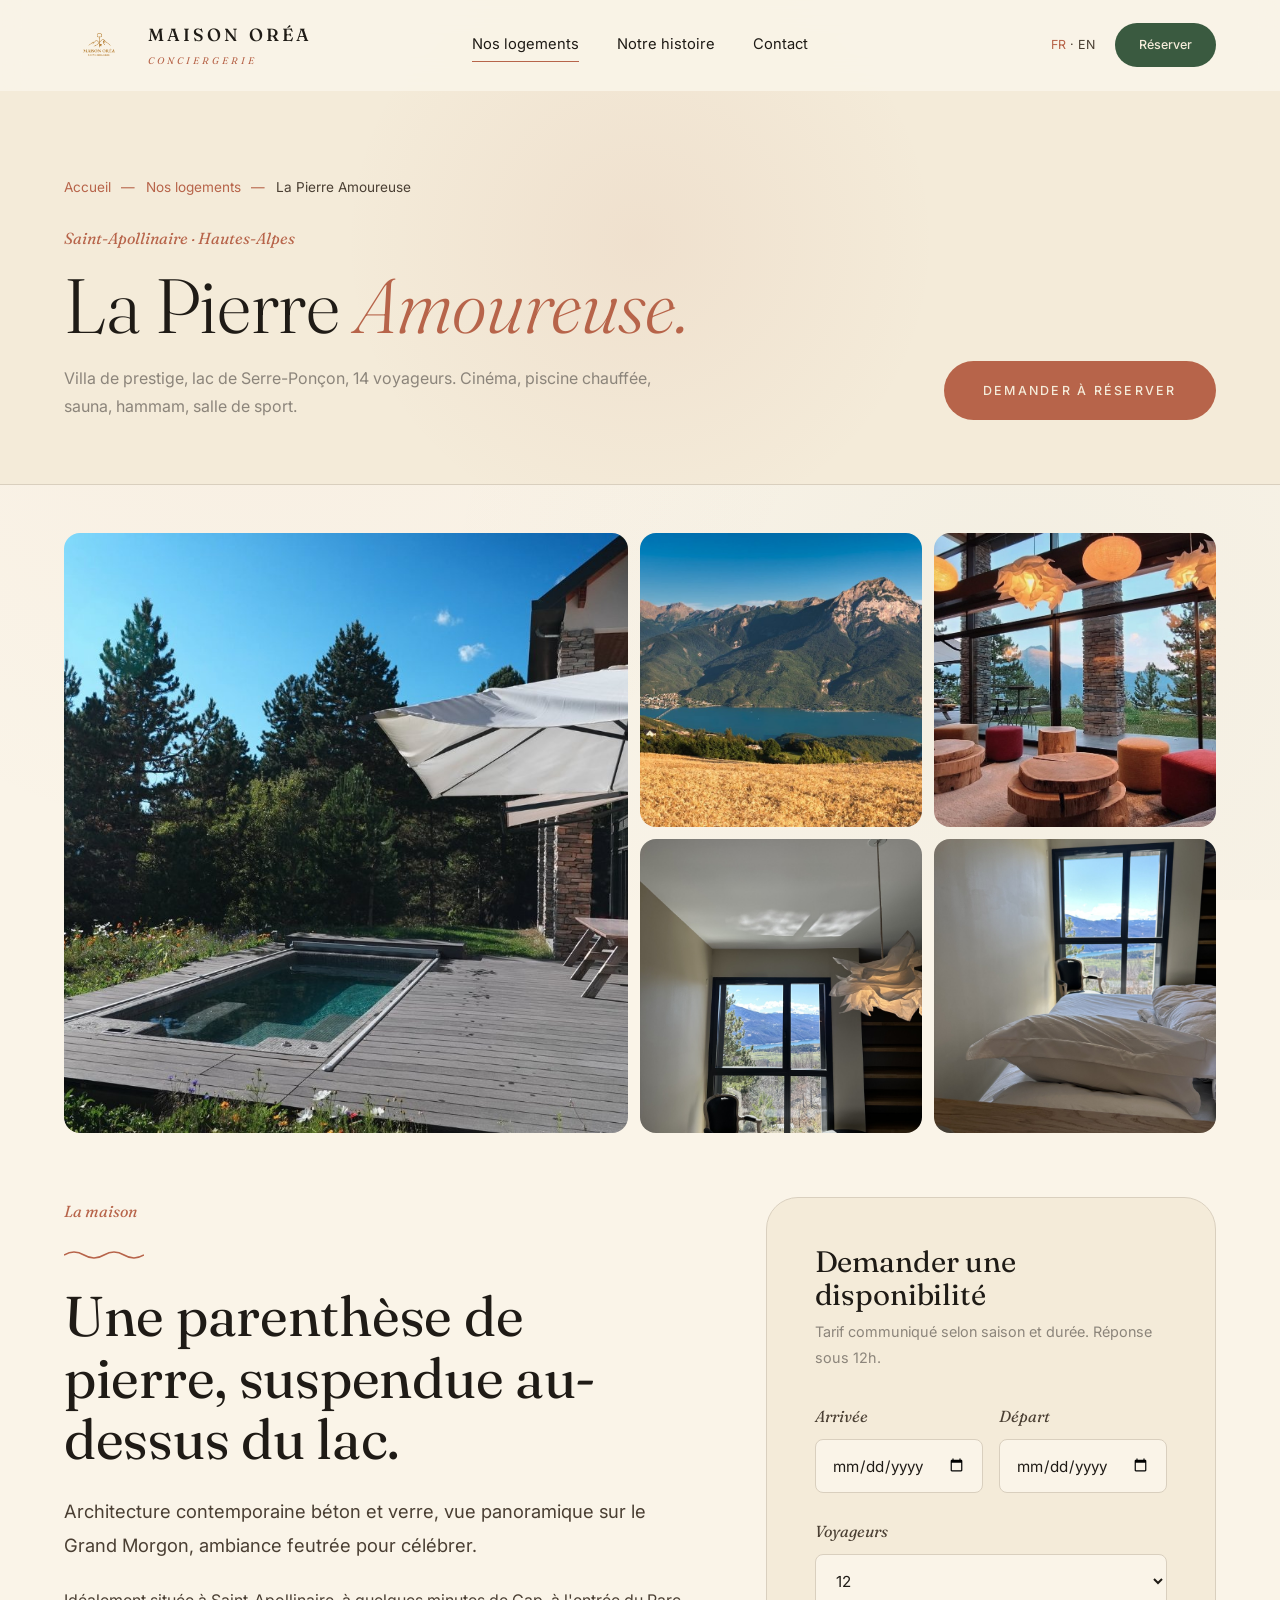
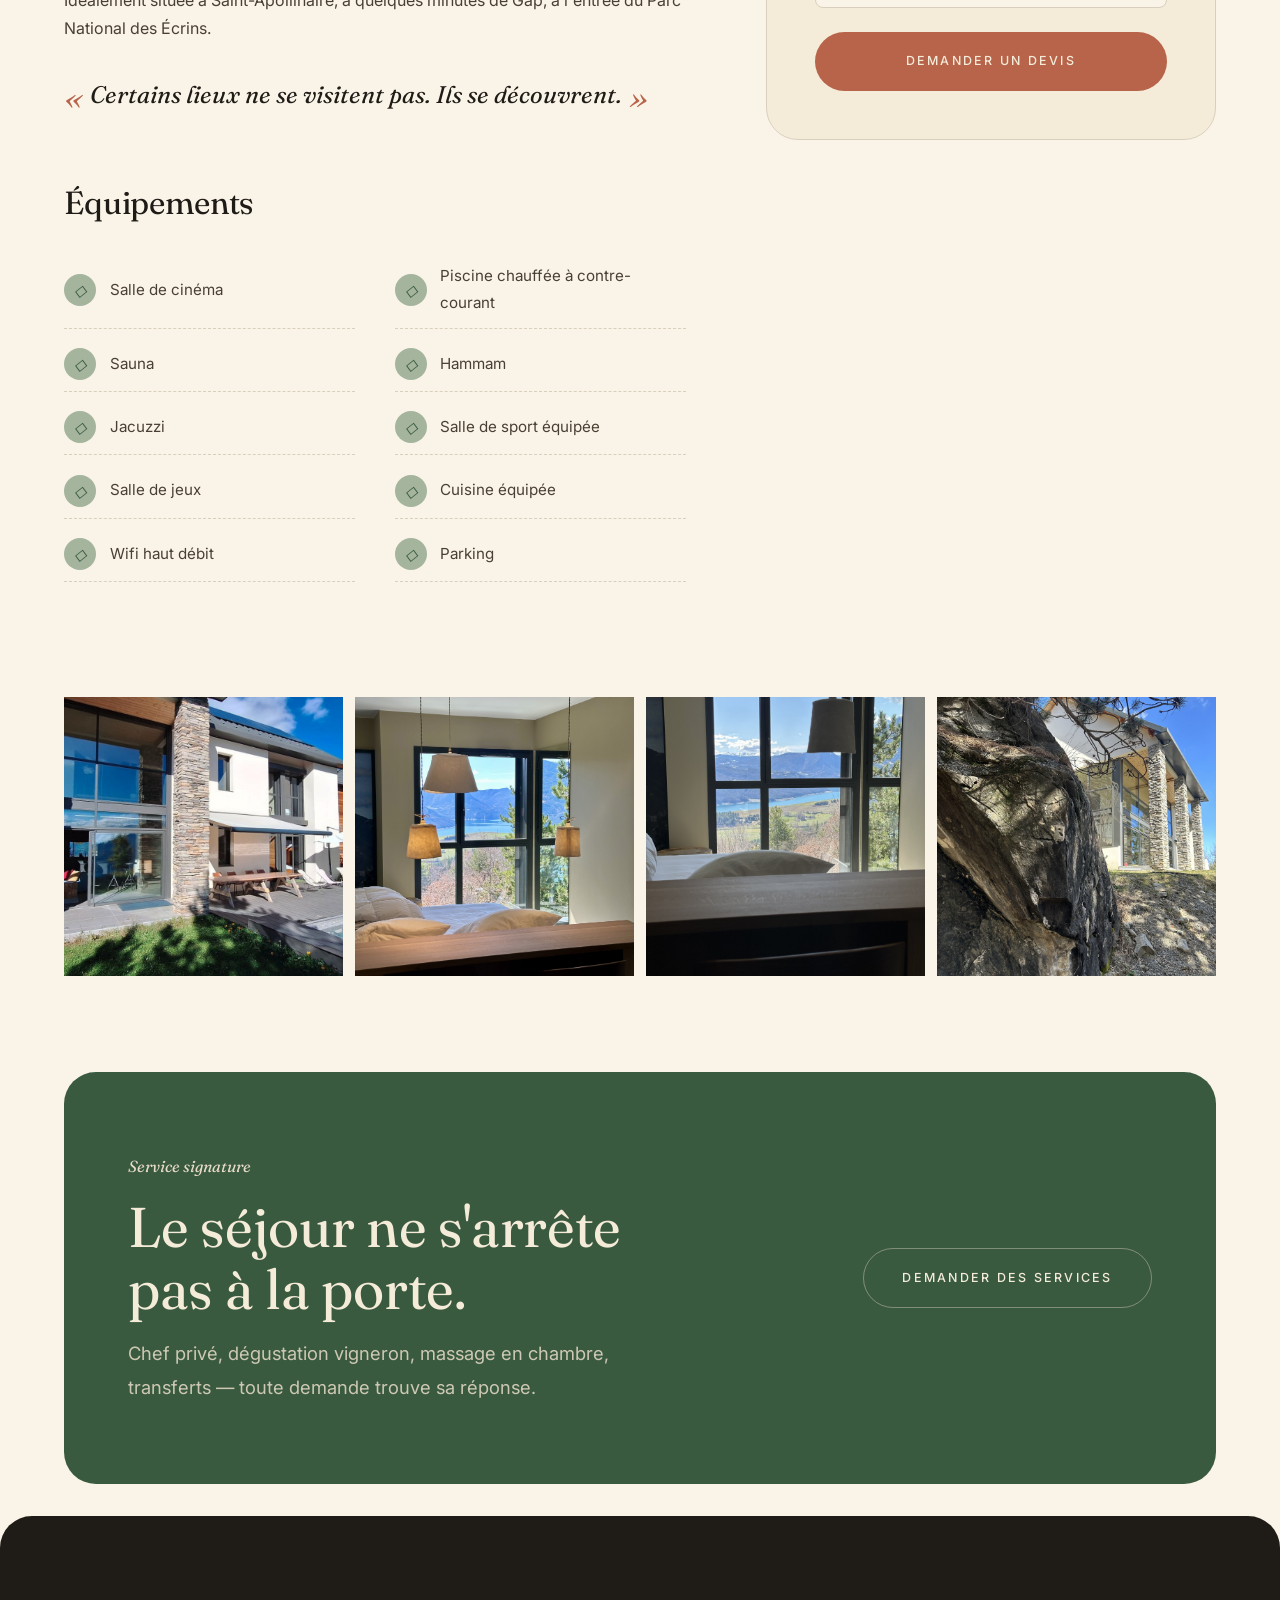
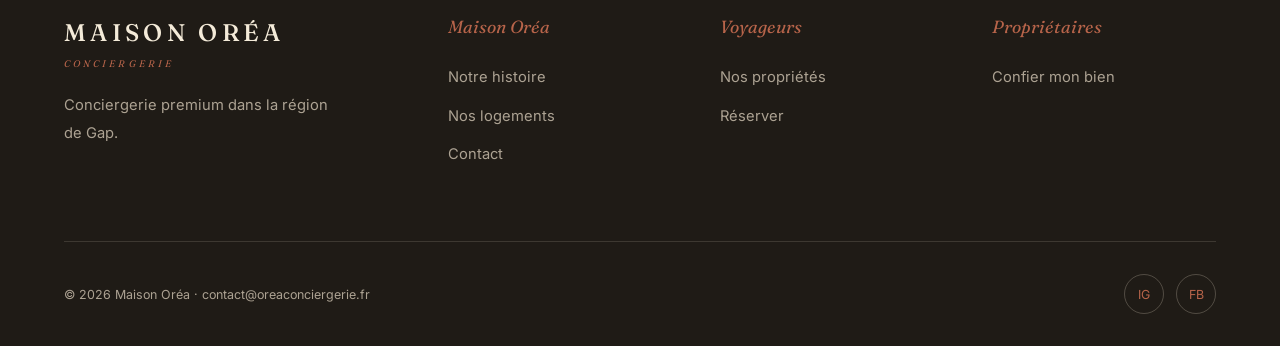
<file: logement-pierre-amoureuse.html>
<!DOCTYPE html>
<html lang="fr">
<head>
<meta charset="UTF-8">
<meta name="viewport" content="width=device-width, initial-scale=1.0">
<title>La Pierre Amoureuse — Maison Oréa</title>
<link rel="icon" type="image/png" href="assets/img/logo.png">
<link rel="preconnect" href="https://fonts.googleapis.com"><link rel="preconnect" href="https://fonts.gstatic.com" crossorigin>
<link href="https://fonts.googleapis.com/css2?family=Fraunces:ital,wght@0,300;0,400;0,500;0,600;1,300;1,400&family=Inter:wght@300;400;500;600&display=swap" rel="stylesheet">
<link rel="stylesheet" href="assets/css/style.css">
</head>
<body>

<header class="site-header">
  <div class="nav-row">
    <a href="index.html" class="brand"><img src="assets/img/logo.png" alt="Maison Oréa"><span><span class="brand-name">MAISON ORÉA</span><span class="brand-tag">conciergerie</span></span></a>
    <nav class="main-nav"><a href="logements.html" class="active">Nos logements</a><a href="a-propos.html">Notre histoire</a><a href="contact.html">Contact</a></nav>
    <div class="header-actions"><span class="lang-toggle"><span class="active">FR</span> · EN</span><a href="contact.html" class="btn-header">Réserver</a><button class="menu-toggle"><span></span><span></span><span></span></button></div>
  </div>
</header>
<nav class="mobile-nav"><a href="index.html">Accueil</a><a href="logements.html">Nos logements</a><a href="a-propos.html">Notre histoire</a><a href="contact.html">Contact</a><a href="contact.html" class="mobile-cta">Nous contacter</a></nav>

<section class="page-hero">
  <div class="page-hero-content">
    <div class="breadcrumb"><a href="index.html">Accueil</a><span class="sep">—</span><a href="logements.html">Nos logements</a><span class="sep">—</span><span>La Pierre Amoureuse</span></div>
    <div style="display: flex; justify-content: space-between; align-items: end; gap: 2rem; flex-wrap: wrap;">
      <div>
        <span class="eyebrow">Saint-Apollinaire · Hautes-Alpes</span>
        <h1 style="font-size: clamp(2.5rem, 6vw, 5rem); margin-top: 0.75rem;">La Pierre <em>Amoureuse.</em></h1>
        <p class="muted" style="margin-top: 0.5rem; max-width: 60ch;">Villa de prestige, lac de Serre-Ponçon, 14 voyageurs. Cinéma, piscine chauffée, sauna, hammam, salle de sport.</p>
      </div>
      <a href="contact.html" class="btn btn-primary">Demander à réserver</a>
    </div>
  </div>
</section>

<section style="padding-top: 3rem;">
  <div class="container">
    <div class="lodge-gallery fade-up">
      <div><img src="assets/img/josiane-hero.jpg" alt="Vue principale" loading="lazy"></div>
      <div><img src="assets/img/josiane-1.jpg" alt="Salon" loading="lazy"></div>
      <div><img src="assets/img/josiane-2.jpg" alt="Détail" loading="lazy"></div>
      <div><img src="assets/img/josiane-5.jpg" alt="Espace" loading="lazy"></div>
      <div><img src="assets/img/josiane-6.jpg" alt="Suite" loading="lazy"></div>
    </div>

    <div style="display: grid; grid-template-columns: 1.4fr 1fr; gap: 5rem; align-items: start;">
      <div class="fade-up">
        <span class="eyebrow">La maison</span>
        <span class="divider-wave"></span>
        <h2 style="margin-top: 1rem;">Une parenthèse de pierre, suspendue au-dessus du lac.</h2>
        <p class="lead" style="margin-block: 1.5rem;">Architecture contemporaine béton et verre, vue panoramique sur le Grand Morgon, ambiance feutrée pour célébrer.</p>
        <p style="margin-bottom: 1.25rem;">Idéalement située à Saint-Apollinaire, à quelques minutes de Gap, à l'entrée du Parc National des Écrins.</p>
        <p class="quote-text" style="font-size: 1.5rem; text-align: left; margin-block: 2rem;">Certains lieux ne se visitent pas. Ils se découvrent.</p>

        <h3 style="margin-top: 4rem; margin-bottom: 2rem;">Équipements</h3>
        <div class="amenity-grid">
          <div class="amenity"><span class="ico">◇</span> Salle de cinéma</div>
          <div class="amenity"><span class="ico">◇</span> Piscine chauffée à contre-courant</div>
          <div class="amenity"><span class="ico">◇</span> Sauna</div>
          <div class="amenity"><span class="ico">◇</span> Hammam</div>
          <div class="amenity"><span class="ico">◇</span> Jacuzzi</div>
          <div class="amenity"><span class="ico">◇</span> Salle de sport équipée</div>
          <div class="amenity"><span class="ico">◇</span> Salle de jeux</div>
          <div class="amenity"><span class="ico">◇</span> Cuisine équipée</div>
          <div class="amenity"><span class="ico">◇</span> Wifi haut débit</div>
          <div class="amenity"><span class="ico">◇</span> Parking</div>
        </div>
      </div>

      <div style="position: sticky; top: 6rem;">
        <div class="form fade-up">
          <h3>Demander une disponibilité</h3>
          <p class="muted" style="margin-bottom: 2rem; font-size: 0.9rem;">Tarif communiqué selon saison et durée. Réponse sous 12h.</p>
          <div class="field-row">
            <div class="field"><label>Arrivée</label><input type="date"></div>
            <div class="field"><label>Départ</label><input type="date"></div>
          </div>
          <div class="field"><label>Voyageurs</label><select><option>2</option><option>4</option><option>8</option><option selected>12</option><option>14</option></select></div>
          <a href="contact.html" class="btn btn-primary" style="width: 100%; justify-content: center;">Demander un devis</a>
        </div>
      </div>
    </div>
  </div>
</section>
<!-- EXTRA-GALLERY-INSERTED -->
<section style="padding-block: 0 4rem;">
  <div class="container">
    <div style="display: grid; grid-template-columns: repeat(4, 1fr); gap: 0.75rem;" class="fade-up">
      <img src="assets/img/josiane-3.jpg" alt="La Pierre Amoureuse — détail" loading="lazy" style="width: 100%; aspect-ratio: 1/1; object-fit: cover;">
      <img src="assets/img/josiane-4.jpg" alt="La Pierre Amoureuse — espace" loading="lazy" style="width: 100%; aspect-ratio: 1/1; object-fit: cover;">
      <img src="assets/img/josiane-7.jpg" alt="La Pierre Amoureuse — suite" loading="lazy" style="width: 100%; aspect-ratio: 1/1; object-fit: cover;">
      <img src="assets/img/josiane-8.jpg" alt="La Pierre Amoureuse — vue" loading="lazy" style="width: 100%; aspect-ratio: 1/1; object-fit: cover;">
    </div>
  </div>
</section>


<section class="green fade-up">
  <div style="max-width: 1280px; margin: 0 auto; display: grid; grid-template-columns: 1.2fr 1fr; gap: 4rem; align-items: center;">
    <div>
      <span class="eyebrow light">Service signature</span>
      <h2 style="margin-top: 1rem; color: var(--lin-clair);">Le séjour ne s'arrête pas à la porte.</h2>
      <p class="lead" style="margin-top: 1rem; color: rgba(232,220,200,0.85);">Chef privé, dégustation vigneron, massage en chambre, transferts — toute demande trouve sa réponse.</p>
    </div>
    <div class="actions" style="display: flex; gap: 1rem; justify-content: flex-end; flex-wrap: wrap;"><a href="contact.html" class="btn btn-ghost light">Demander des services</a></div>
  </div>
</section>

<footer class="site-footer">
  <div class="container">
    <div class="footer-grid">
      <div class="footer-brand"><span class="brand-name">MAISON ORÉA</span><span class="brand-tag">conciergerie</span><p>Conciergerie premium dans la région de Gap.</p></div>
      <div class="footer-col"><h5>Maison Oréa</h5><ul><li><a href="a-propos.html">Notre histoire</a></li><li><a href="logements.html">Nos logements</a></li><li><a href="contact.html">Contact</a></li></ul></div>
      <div class="footer-col"><h5>Voyageurs</h5><ul><li><a href="logements.html">Nos propriétés</a></li><li><a href="contact.html">Réserver</a></li></ul></div>
      <div class="footer-col"><h5>Propriétaires</h5><ul><li><a href="contact.html">Confier mon bien</a></li></ul></div>
    </div>
    <div class="footer-bottom"><div>© 2026 Maison Oréa · contact@oreaconciergerie.fr</div><div class="social"><a href="#">IG</a><a href="#">FB</a></div></div>
  </div>
</footer>
<script src="assets/js/app.js"></script>
</body>
</html>
</file>
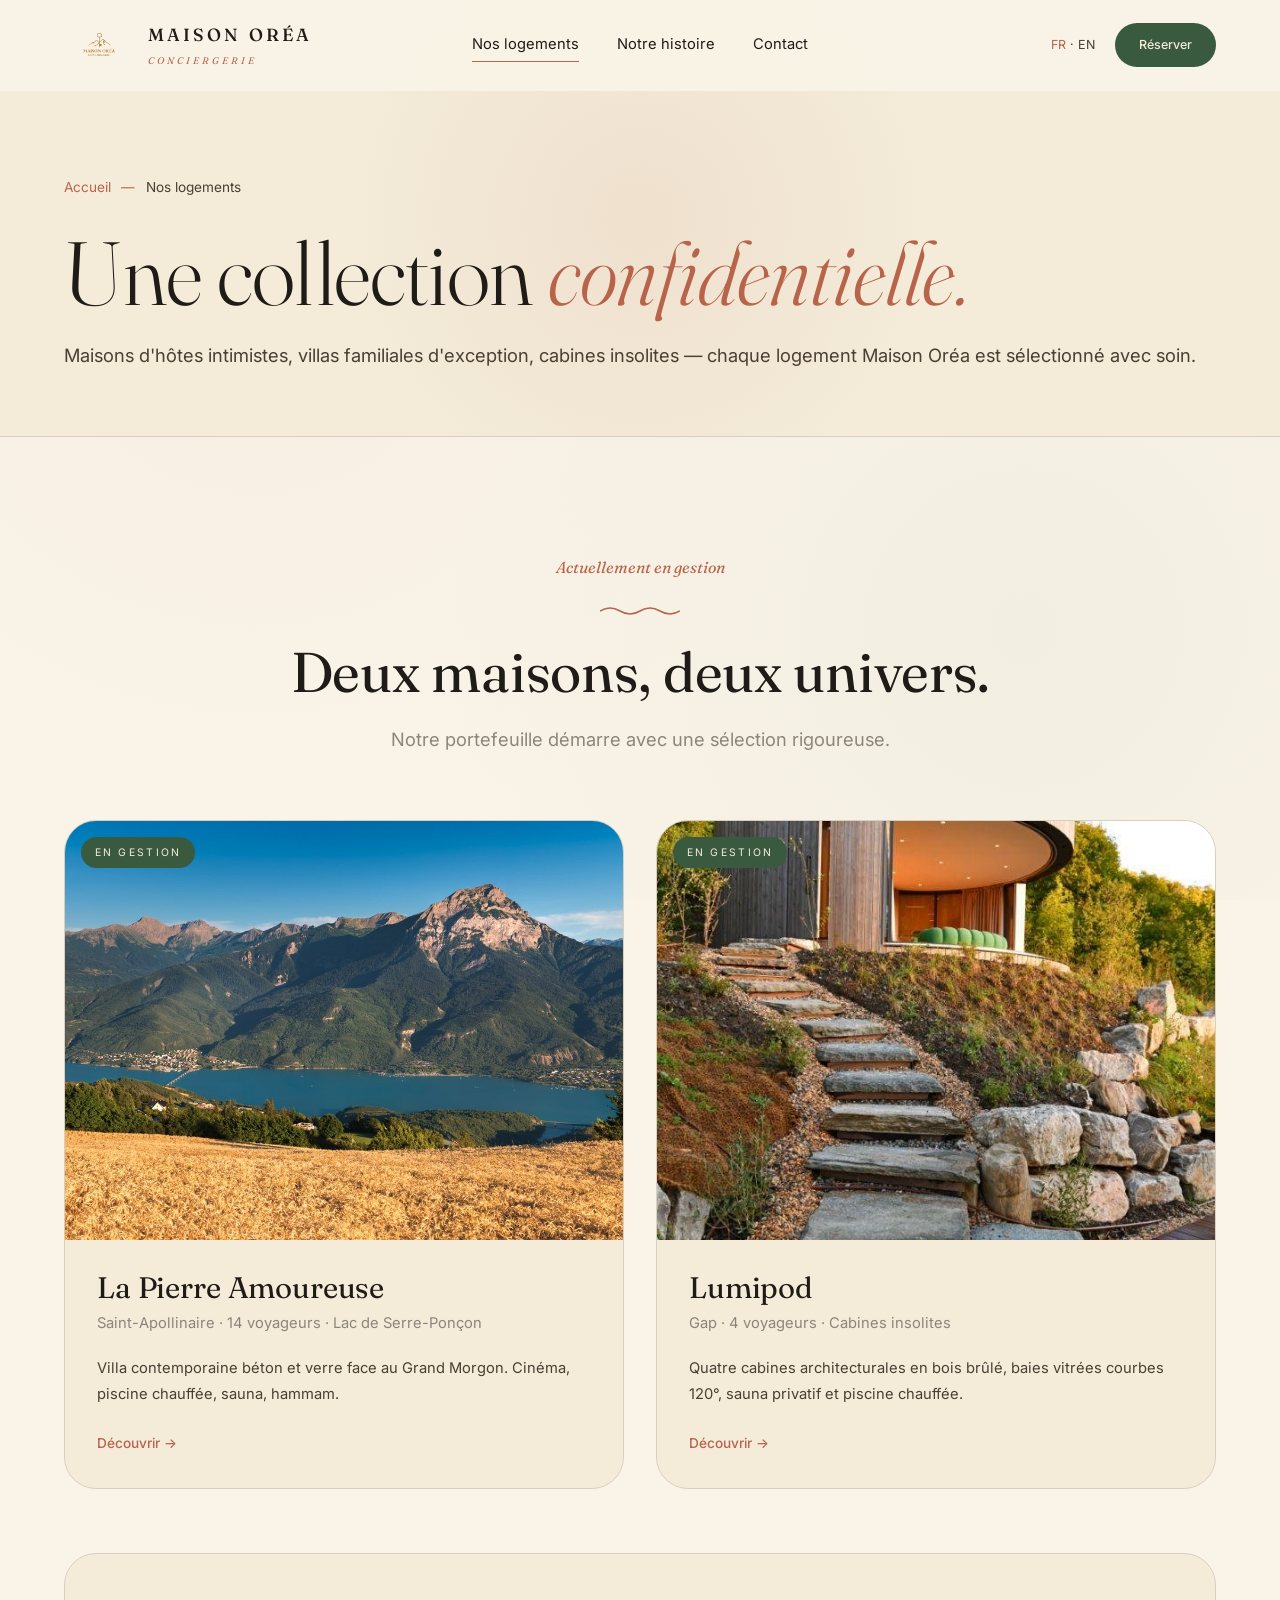
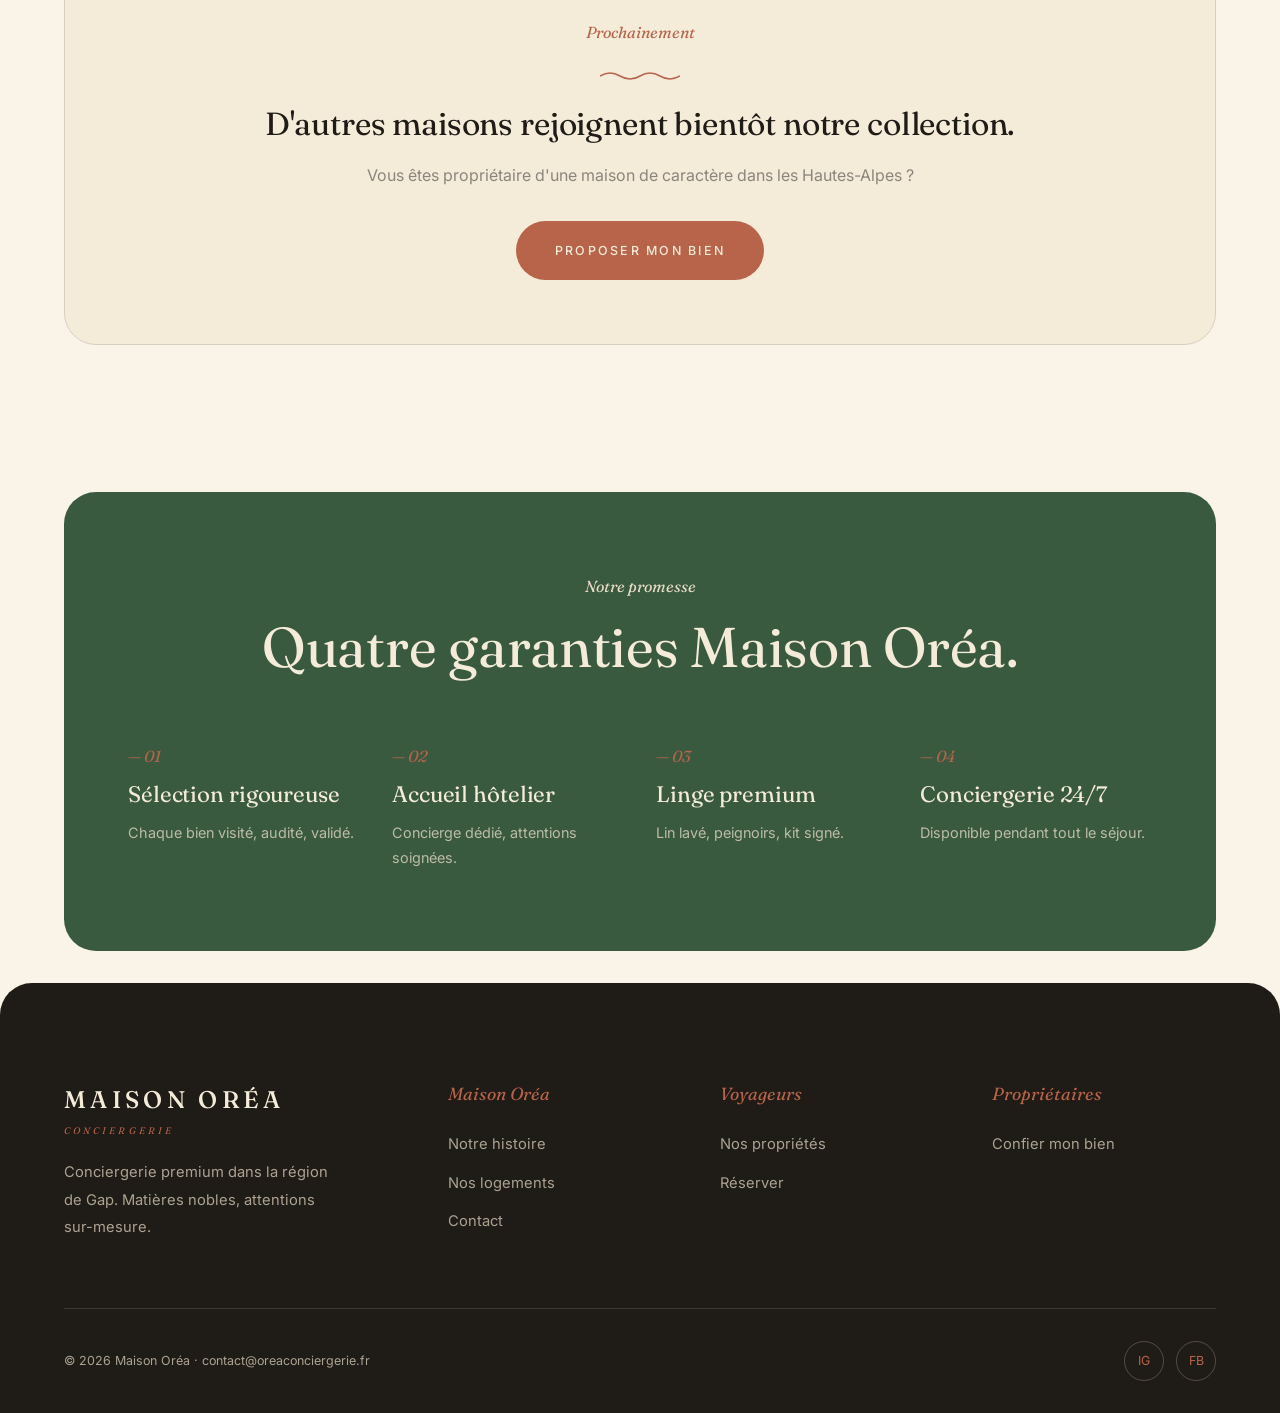
<file: logements.html>
<!DOCTYPE html>
<html lang="fr">
<head>
<meta charset="UTF-8">
<meta name="viewport" content="width=device-width, initial-scale=1.0">
<title>Nos logements — Maison Oréa</title>
<link rel="icon" type="image/png" href="assets/img/logo.png">
<link rel="preconnect" href="https://fonts.googleapis.com"><link rel="preconnect" href="https://fonts.gstatic.com" crossorigin>
<link href="https://fonts.googleapis.com/css2?family=Fraunces:ital,wght@0,300;0,400;0,500;0,600;1,300;1,400&family=Inter:wght@300;400;500;600&display=swap" rel="stylesheet">
<link rel="stylesheet" href="assets/css/style.css">
</head>
<body>

<header class="site-header">
  <div class="nav-row">
    <a href="index.html" class="brand"><img src="assets/img/logo.png" alt="Maison Oréa"><span><span class="brand-name">MAISON ORÉA</span><span class="brand-tag">conciergerie</span></span></a>
    <nav class="main-nav"><a href="logements.html" class="active">Nos logements</a><a href="a-propos.html">Notre histoire</a><a href="contact.html">Contact</a></nav>
    <div class="header-actions"><span class="lang-toggle"><span class="active">FR</span> · EN</span><a href="contact.html" class="btn-header">Réserver</a><button class="menu-toggle"><span></span><span></span><span></span></button></div>
  </div>
</header>
<nav class="mobile-nav"><a href="index.html">Accueil</a><a href="logements.html">Nos logements</a><a href="a-propos.html">Notre histoire</a><a href="contact.html">Contact</a><a href="contact.html" class="mobile-cta">Nous contacter</a></nav>

<section class="page-hero">
  <div class="page-hero-content">
    <div class="breadcrumb"><a href="index.html">Accueil</a><span class="sep">—</span><span>Nos logements</span></div>
    <h1>Une collection <em>confidentielle.</em></h1>
    <p class="lead">Maisons d'hôtes intimistes, villas familiales d'exception, cabines insolites — chaque logement Maison Oréa est sélectionné avec soin.</p>
  </div>
</section>

<section>
  <div class="container">
    <div style="text-align: center; max-width: 720px; margin: 0 auto 4rem;" class="fade-up">
      <span class="eyebrow">Actuellement en gestion</span>
      <span class="divider-wave center"></span>
      <h2>Deux maisons, deux univers.</h2>
      <p class="lead muted" style="margin-top: 1.25rem;">Notre portefeuille démarre avec une sélection rigoureuse.</p>
    </div>

    <div class="lodge-grid fade-up">
      <article class="lodge-card">
        <div class="img-wrap"><span class="badge">En gestion</span><img src="assets/img/josiane-1.jpg" alt="La Pierre Amoureuse" loading="lazy"></div>
        <div class="body">
          <h3>La Pierre Amoureuse</h3>
          <div class="meta">Saint-Apollinaire · 14 voyageurs · Lac de Serre-Ponçon</div>
          <p style="margin-bottom: 1.25rem; font-size: 0.92rem;">Villa contemporaine béton et verre face au Grand Morgon. Cinéma, piscine chauffée, sauna, hammam.</p>
          <a href="logement-pierre-amoureuse.html" class="more">Découvrir →</a>
        </div>
      </article>
      <article class="lodge-card">
        <div class="img-wrap"><span class="badge">En gestion</span><img src="assets/img/michel-1.jpg" alt="Lumipod" loading="lazy"></div>
        <div class="body">
          <h3>Lumipod</h3>
          <div class="meta">Gap · 4 voyageurs · Cabines insolites</div>
          <p style="margin-bottom: 1.25rem; font-size: 0.92rem;">Quatre cabines architecturales en bois brûlé, baies vitrées courbes 120°, sauna privatif et piscine chauffée.</p>
          <a href="logement-pierre-amoureuse.html" class="more">Découvrir →</a>
        </div>
      </article>
    </div>

    <div style="background: var(--lin-clair); border: 1px solid var(--bordure); border-radius: var(--r-lg); padding: 4rem 3rem; text-align: center; margin-top: 4rem;" class="fade-up">
      <span class="eyebrow">Prochainement</span>
      <span class="divider-wave center"></span>
      <h3 style="font-size: 2rem;">D'autres maisons rejoignent bientôt notre collection.</h3>
      <p class="muted" style="max-width: 56ch; margin: 1.25rem auto 2rem;">Vous êtes propriétaire d'une maison de caractère dans les Hautes-Alpes ?</p>
      <a href="contact.html" class="btn btn-primary">Proposer mon bien</a>
    </div>
  </div>
</section>

<section class="green fade-up">
  <div style="max-width: 1280px; margin: 0 auto; text-align: center;">
    <span class="eyebrow light">Notre promesse</span>
    <h2 style="margin-top: 1rem; max-width: 24ch; margin-inline: auto;">Quatre garanties Maison Oréa.</h2>
    <div style="display: grid; grid-template-columns: repeat(4, 1fr); gap: 2rem; margin-top: 4rem; text-align: left;">
      <div><div style="color: var(--terracotta); font-family: var(--serif); font-style: italic; margin-bottom: 0.75rem;">— 01</div><h4 style="color: var(--lin-clair); margin-bottom: 0.85rem;">Sélection rigoureuse</h4><p style="font-size: 0.9rem; color: rgba(232,220,200,0.75);">Chaque bien visité, audité, validé.</p></div>
      <div><div style="color: var(--terracotta); font-family: var(--serif); font-style: italic; margin-bottom: 0.75rem;">— 02</div><h4 style="color: var(--lin-clair); margin-bottom: 0.85rem;">Accueil hôtelier</h4><p style="font-size: 0.9rem; color: rgba(232,220,200,0.75);">Concierge dédié, attentions soignées.</p></div>
      <div><div style="color: var(--terracotta); font-family: var(--serif); font-style: italic; margin-bottom: 0.75rem;">— 03</div><h4 style="color: var(--lin-clair); margin-bottom: 0.85rem;">Linge premium</h4><p style="font-size: 0.9rem; color: rgba(232,220,200,0.75);">Lin lavé, peignoirs, kit signé.</p></div>
      <div><div style="color: var(--terracotta); font-family: var(--serif); font-style: italic; margin-bottom: 0.75rem;">— 04</div><h4 style="color: var(--lin-clair); margin-bottom: 0.85rem;">Conciergerie 24/7</h4><p style="font-size: 0.9rem; color: rgba(232,220,200,0.75);">Disponible pendant tout le séjour.</p></div>
    </div>
  </div>
</section>

<footer class="site-footer">
  <div class="container">
    <div class="footer-grid">
      <div class="footer-brand"><span class="brand-name">MAISON ORÉA</span><span class="brand-tag">conciergerie</span><p>Conciergerie premium dans la région de Gap. Matières nobles, attentions sur-mesure.</p></div>
      <div class="footer-col"><h5>Maison Oréa</h5><ul><li><a href="a-propos.html">Notre histoire</a></li><li><a href="logements.html">Nos logements</a></li><li><a href="contact.html">Contact</a></li></ul></div>
      <div class="footer-col"><h5>Voyageurs</h5><ul><li><a href="logements.html">Nos propriétés</a></li><li><a href="contact.html">Réserver</a></li></ul></div>
      <div class="footer-col"><h5>Propriétaires</h5><ul><li><a href="contact.html">Confier mon bien</a></li></ul></div>
    </div>
    <div class="footer-bottom"><div>© 2026 Maison Oréa · contact@oreaconciergerie.fr</div><div class="social"><a href="#">IG</a><a href="#">FB</a></div></div>
  </div>
</footer>
<script src="assets/js/app.js"></script>
</body>
</html>
</file>
<file: assets/css/style.css>
/* =====================================================
   MAISON ORÉA — VARIANTE 02 · NATURE & MATIÈRES
   Esprit : organique, terreux, matières nobles, sensoriel
   ===================================================== */

:root {
  --terracotta: #B7644A;
  --terracotta-fonce: #8E4633;
  --vert-foncé: #3A5A40;
  --vert-mousse: #5A6B4F;
  --vert-pale: #A4B49D;
  --lin: #E8DCC8;
  --lin-clair: #F4EBD9;
  --papier: #FAF4E8;
  --charbon: #1F1B16;
  --terre: #4A3F33;
  --pierre: #8C857B;
  --bordure: #D9CFBE;

  --serif: 'Fraunces', 'Cormorant Garamond', Georgia, serif;
  --sans: 'Inter', -apple-system, BlinkMacSystemFont, sans-serif;
  --gutter: clamp(1.5rem, 5vw, 5rem);
  --ease: cubic-bezier(0.22, 1, 0.36, 1);
  --r-sm: 8px;
  --r-md: 16px;
  --r-lg: 32px;
}

*,*::before,*::after { box-sizing: border-box; margin: 0; padding: 0; }
html { scroll-behavior: smooth; }
body {
  font-family: var(--sans); font-size: 16px; line-height: 1.75;
  color: var(--terre); background: var(--papier);
  -webkit-font-smoothing: antialiased;
  background-image:
    radial-gradient(circle at 20% 30%, rgba(183,100,74,0.04), transparent 50%),
    radial-gradient(circle at 80% 70%, rgba(58,90,64,0.04), transparent 50%);
  background-attachment: fixed;
  overflow-x: hidden;
}
img { max-width: 100%; display: block; }
a { color: inherit; text-decoration: none; transition: color 0.3s var(--ease); }
button { font: inherit; cursor: pointer; border: 0; background: none; }

h1,h2,h3,h4 { font-family: var(--serif); font-weight: 400; color: var(--charbon); line-height: 1.1; letter-spacing: -0.005em; }
h1 { font-size: clamp(3rem, 7vw, 6rem); font-weight: 300; }
h2 { font-size: clamp(2rem, 4.5vw, 3.5rem); font-weight: 400; }
h3 { font-size: clamp(1.4rem, 2.5vw, 2.25rem); }
h4 { font-size: 1.4rem; }

.eyebrow {
  font-family: var(--serif); font-style: italic; font-weight: 400;
  font-size: 1rem; color: var(--terracotta);
}
.eyebrow.light { color: var(--lin); }
.lead { font-size: 1.15rem; line-height: 1.85; color: var(--terre); }
.muted { color: var(--pierre); }
.accent { color: var(--terracotta); font-style: italic; font-family: var(--serif); }

.container { max-width: 1280px; margin: 0 auto; padding-inline: var(--gutter); }
.container-narrow { max-width: 880px; margin: 0 auto; padding-inline: var(--gutter); }
section { padding-block: clamp(4rem, 9vw, 8rem); position: relative; }

/* Wavy divider SVG (organic) */
.divider-wave {
  display: block; width: 80px; height: 12px; margin-block: 1.5rem;
  background-image: url("data:image/svg+xml;utf8,<svg xmlns='http://www.w3.org/2000/svg' viewBox='0 0 80 12'><path d='M0 6 Q 10 0, 20 6 T 40 6 T 60 6 T 80 6' stroke='%23B7644A' stroke-width='1.5' fill='none'/></svg>");
  background-repeat: no-repeat;
}
.divider-wave.center { margin-inline: auto; }

/* ---------- Buttons ---------- */
.btn {
  display: inline-flex; align-items: center; gap: 0.75rem;
  padding: 1.1rem 2.4rem;
  font-size: 0.78rem; font-weight: 500; letter-spacing: 0.18em; text-transform: uppercase;
  border: 1px solid transparent; border-radius: 100px;
  transition: all 0.4s var(--ease);
}
.btn-primary { background: var(--terracotta); color: var(--lin-clair); }
.btn-primary:hover { background: var(--terracotta-fonce); }
.btn-dark { background: var(--vert-foncé); color: var(--lin-clair); }
.btn-dark:hover { background: var(--charbon); }
.btn-ghost { background: transparent; color: var(--charbon); border-color: var(--charbon); }
.btn-ghost:hover { background: var(--charbon); color: var(--lin-clair); }
.btn-ghost.light { color: var(--lin-clair); border-color: rgba(232,220,200,0.4); }
.btn-ghost.light:hover { background: var(--lin-clair); color: var(--charbon); }

.link-arrow {
  display: inline-flex; align-items: center; gap: 0.7rem;
  font-size: 0.85rem; font-weight: 500;
  color: var(--terracotta); padding-bottom: 4px; position: relative;
}
.link-arrow::after { content: ''; position: absolute; left: 0; right: 0; bottom: 0; height: 1px; background: currentColor; transform: scaleX(0); transform-origin: right; transition: transform 0.4s var(--ease); }
.link-arrow:hover::after { transform: scaleX(1); transform-origin: left; }
.link-arrow.light { color: var(--lin); }

/* ---------- Header ---------- */
.site-header {
  position: fixed; inset: 0 0 auto 0; z-index: 100;
  padding: 1.25rem var(--gutter);
  background: rgba(250,244,232,0.9);
  backdrop-filter: blur(14px); -webkit-backdrop-filter: blur(14px);
  border-bottom: 1px solid transparent;
  transition: all 0.4s var(--ease);
}
.site-header.scrolled { border-bottom-color: var(--bordure); padding-block: 0.85rem; }
.nav-row { max-width: 1400px; margin: 0 auto; display: grid; grid-template-columns: 1fr auto 1fr; align-items: center; gap: 1.5rem; }
.brand { display: inline-flex; align-items: center; gap: 0.85rem; }
.brand img { height: 40px; }
.brand-name { font-family: var(--serif); font-weight: 500; font-size: 1.1rem; letter-spacing: 0.18em; color: var(--charbon); }
.brand-tag { font-size: 0.6rem; letter-spacing: 0.32em; text-transform: uppercase; color: var(--terracotta); display: block; margin-top: 2px; font-style: italic; font-family: var(--serif); }

.main-nav { display: flex; gap: 2.4rem; justify-content: center; }
.main-nav a { font-size: 0.92rem; color: var(--charbon); position: relative; padding-block: 4px; }
.main-nav a::after { content: ''; position: absolute; bottom: 0; left: 50%; width: 0; height: 1px; background: var(--terracotta); transition: all 0.3s var(--ease); }
.main-nav a:hover::after, .main-nav a.active::after { width: 100%; left: 0; }

.header-actions { display: flex; align-items: center; gap: 1.25rem; justify-content: flex-end; }
.lang-toggle { font-size: 0.78rem; color: var(--terre); }
.lang-toggle .active { color: var(--terracotta); }

.btn-header {
  padding: 0.7rem 1.5rem; font-size: 0.78rem; font-weight: 500;
  background: var(--vert-foncé); color: var(--lin-clair); border-radius: 100px;
  transition: all 0.3s var(--ease);
}
.btn-header:hover { background: var(--charbon); }

.menu-toggle { display: none; flex-direction: column; gap: 5px; padding: 8px; }
.menu-toggle span { display: block; width: 22px; height: 1px; background: var(--charbon); transition: all 0.3s var(--ease); }
.menu-toggle.open span:nth-child(1) { transform: translateY(6px) rotate(45deg); }
.menu-toggle.open span:nth-child(2) { opacity: 0; }
.menu-toggle.open span:nth-child(3) { transform: translateY(-6px) rotate(-45deg); }
@media (max-width: 1024px) { .main-nav, .lang-toggle, .btn-header { display: none; } .nav-row { grid-template-columns: auto 1fr; } .header-actions { justify-content: flex-end; } .menu-toggle { display: inline-flex; } }

.mobile-nav { position: fixed; inset: 0; background: var(--vert-foncé); z-index: 99; transform: translateY(-100%); transition: transform 0.6s var(--ease); display: flex; flex-direction: column; padding: 110px var(--gutter); gap: 1rem; }
.mobile-nav.open { transform: translateY(0); }
.mobile-nav a { font-family: var(--serif); font-size: 2.25rem; color: var(--lin-clair); font-weight: 300; padding-block: 0.85rem; border-bottom: 1px solid rgba(232,220,200,0.15); font-style: italic; }
.mobile-nav .mobile-cta { background: var(--terracotta); padding: 1rem 1.5rem; text-align: center; font-family: var(--sans); font-size: 0.78rem; letter-spacing: 0.22em; text-transform: uppercase; border-radius: 100px; border: 0; margin-top: 1rem; font-style: normal; }

/* ---------- HERO ---------- */
.hero {
  position: relative; min-height: 100vh;
  padding: 8rem var(--gutter) 5rem;
  display: grid; grid-template-columns: 1.1fr 1fr; gap: 4rem;
  align-items: center; max-width: 1500px; margin: 0 auto;
}
.hero-text { position: relative; z-index: 2; }
.hero-eyebrow { color: var(--terracotta); font-size: 1.05rem; margin-bottom: 1rem; display: inline-block; font-style: italic; font-family: var(--serif); }
.hero-title { font-size: clamp(3rem, 8vw, 7rem); font-weight: 300; line-height: 0.95; color: var(--charbon); margin-bottom: 2rem; }
.hero-title em { color: var(--terracotta); font-style: italic; }
.hero-desc { font-size: 1.15rem; color: var(--terre); margin-bottom: 2.5rem; max-width: 50ch; }
.hero-actions { display: flex; gap: 1rem; flex-wrap: wrap; }

.hero-image-wrap { position: relative; aspect-ratio: 4/5; border-radius: var(--r-lg); overflow: hidden; box-shadow: 0 20px 60px rgba(31,27,22,0.15); }
.hero-image-wrap img { width: 100%; height: 100%; object-fit: cover; }
.hero-image-tag {
  position: absolute; bottom: -30px; left: -30px;
  background: var(--lin-clair); padding: 1.5rem 2rem;
  border-radius: var(--r-md); border: 1px solid var(--bordure);
  display: flex; align-items: center; gap: 1rem;
}
.hero-image-tag .icon { width: 40px; height: 40px; border-radius: 50%; background: var(--terracotta); display: inline-flex; align-items: center; justify-content: center; color: var(--lin-clair); font-family: var(--serif); font-size: 1.5rem; font-style: italic; }
.hero-image-tag .text { font-family: var(--serif); font-size: 1.15rem; font-style: italic; color: var(--charbon); }
.hero-image-tag .text small { display: block; font-family: var(--sans); font-style: normal; font-size: 0.7rem; letter-spacing: 0.22em; text-transform: uppercase; color: var(--pierre); margin-top: 4px; }
@media (max-width: 1024px) { .hero { grid-template-columns: 1fr; gap: 3rem; min-height: auto; padding-top: 7rem; } .hero-image-tag { left: 1rem; bottom: -20px; } }

/* ---------- Section editorial ---------- */
.editorial-block { display: grid; grid-template-columns: 1fr 1fr; gap: 5rem; align-items: center; }
.editorial-block.reverse { direction: rtl; }
.editorial-block.reverse > * { direction: ltr; }
.editorial-text { max-width: 520px; }
.editorial-text h2 { margin-bottom: 1.5rem; }
.editorial-text p { margin-bottom: 1.25rem; }
.editorial-image { aspect-ratio: 4/5; overflow: hidden; border-radius: var(--r-lg); }
.editorial-image img { width: 100%; height: 100%; object-fit: cover; }
@media (max-width: 1024px) { .editorial-block { grid-template-columns: 1fr; gap: 3rem; } .editorial-block.reverse { direction: ltr; } }

/* ---------- Logements cards organic ---------- */
.lodge-grid { display: grid; grid-template-columns: 1fr 1fr; gap: 2rem; }
.lodge-card { background: var(--lin-clair); border-radius: var(--r-lg); overflow: hidden; transition: all 0.5s var(--ease); border: 1px solid var(--bordure); }
.lodge-card:hover { transform: translateY(-6px); box-shadow: 0 30px 60px rgba(31,27,22,0.12); }
.lodge-card .img-wrap { aspect-ratio: 4/3; overflow: hidden; position: relative; }
.lodge-card .img-wrap img { width: 100%; height: 100%; object-fit: cover; transition: transform 1s var(--ease); }
.lodge-card:hover .img-wrap img { transform: scale(1.04); }
.lodge-card .badge { position: absolute; top: 1rem; left: 1rem; background: var(--vert-foncé); color: var(--lin-clair); padding: 0.4rem 0.85rem; border-radius: 100px; font-size: 0.65rem; letter-spacing: 0.22em; text-transform: uppercase; }
.lodge-card .body { padding: 2rem; }
.lodge-card h3 { font-size: 1.85rem; margin-bottom: 0.4rem; }
.lodge-card .meta { font-size: 0.92rem; color: var(--pierre); margin-bottom: 1.25rem; }
.lodge-card .more { display: inline-flex; align-items: center; gap: 0.5rem; font-size: 0.85rem; color: var(--terracotta); font-weight: 500; }
@media (max-width: 768px) { .lodge-grid { grid-template-columns: 1fr; } }

/* ---------- Trio services (organic) ---------- */
.trio-grid { display: grid; grid-template-columns: repeat(3, 1fr); gap: 2rem; }
.trio-card {
  background: var(--lin-clair); padding: 3rem 2.5rem; border-radius: var(--r-lg);
  border: 1px solid var(--bordure); transition: all 0.5s var(--ease);
  position: relative; overflow: hidden;
}
.trio-card::before {
  content: ''; position: absolute; top: -40px; right: -40px;
  width: 100px; height: 100px; border-radius: 50%; background: var(--terracotta); opacity: 0.05;
  transition: all 0.5s var(--ease);
}
.trio-card:hover::before { transform: scale(1.5); opacity: 0.1; }
.trio-card:hover { border-color: var(--terracotta); transform: translateY(-4px); }
.trio-card .num {
  font-family: var(--serif); font-style: italic; font-size: 0.9rem; color: var(--terracotta); margin-bottom: 1.5rem;
}
.trio-card .ico {
  width: 60px; height: 60px; border-radius: 50%;
  background: var(--vert-pale); color: var(--vert-foncé);
  display: inline-flex; align-items: center; justify-content: center;
  font-family: var(--serif); font-size: 1.85rem; font-style: italic; margin-bottom: 1.5rem;
}
.trio-card h3 { font-size: 1.85rem; margin-bottom: 1rem; }
.trio-card p { font-size: 0.95rem; color: var(--terre); line-height: 1.85; margin-bottom: 1.5rem; }
@media (max-width: 1024px) { .trio-grid { grid-template-columns: 1fr; } }

/* ---------- Section feutrée verte ---------- */
.green {
  background: var(--vert-foncé); color: var(--lin-clair);
  border-radius: var(--r-lg);
  margin: 2rem var(--gutter);
  padding: 5rem var(--gutter);
}
.green h2, .green h3 { color: var(--lin-clair); }
.green .lead { color: rgba(232,220,200,0.85); }

/* ---------- Quote ---------- */
.quote {
  text-align: center; max-width: 880px; margin: 0 auto;
  padding: 4rem 2rem;
}
.quote-text { font-family: var(--serif); font-style: italic; font-size: clamp(1.75rem, 3.5vw, 2.75rem); line-height: 1.3; color: var(--charbon); margin-bottom: 2rem; }
.quote-text::before, .quote-text::after { color: var(--terracotta); font-size: 1.5em; vertical-align: -0.2em; }
.quote-text::before { content: '« '; }
.quote-text::after { content: ' »'; }
.quote-author { font-size: 0.92rem; color: var(--pierre); letter-spacing: 0.05em; }

/* ---------- Footer ---------- */
.site-footer {
  background: var(--charbon); color: rgba(232,220,200,0.7);
  padding: 6rem 0 2rem;
  border-top-left-radius: var(--r-lg); border-top-right-radius: var(--r-lg);
}
.footer-grid { display: grid; grid-template-columns: 1.5fr 1fr 1fr 1fr; gap: 3rem; margin-bottom: 4rem; }
.footer-brand .brand-name { color: var(--lin-clair); font-size: 1.5rem; }
.footer-brand .brand-tag { color: var(--terracotta); font-style: italic; font-family: var(--serif); }
.footer-brand p { margin-top: 1.25rem; font-size: 0.92rem; max-width: 30ch; line-height: 1.85; }
.footer-col h5 { font-family: var(--serif); font-style: italic; font-weight: 400; font-size: 1.1rem; color: var(--terracotta); margin-bottom: 1.25rem; }
.footer-col ul { list-style: none; }
.footer-col ul li { margin-bottom: 0.6rem; }
.footer-col ul a { font-size: 0.92rem; }
.footer-col ul a:hover { color: var(--terracotta); }
.footer-bottom { display: flex; justify-content: space-between; align-items: center; padding-top: 2rem; border-top: 1px solid rgba(232,220,200,0.15); font-size: 0.78rem; flex-wrap: wrap; gap: 1rem; }
.footer-bottom .social { display: flex; gap: 0.75rem; }
.footer-bottom .social a { width: 40px; height: 40px; border-radius: 50%; border: 1px solid rgba(232,220,200,0.25); display: inline-flex; align-items: center; justify-content: center; color: var(--terracotta); font-size: 0.78rem; transition: all 0.3s var(--ease); }
.footer-bottom .social a:hover { background: var(--terracotta); border-color: var(--terracotta); color: var(--lin-clair); }
@media (max-width: 1024px) { .footer-grid { grid-template-columns: 1fr 1fr; } }
@media (max-width: 600px) { .footer-grid { grid-template-columns: 1fr; gap: 2.5rem; } .footer-bottom { flex-direction: column; text-align: center; } }

/* ---------- Page hero (inner) ---------- */
.page-hero {
  position: relative; padding: 11rem var(--gutter) 4rem;
  background: var(--lin-clair);
  overflow: hidden; border-bottom: 1px solid var(--bordure);
}
.page-hero::before {
  content: ''; position: absolute; top: 50%; left: 50%; width: 600px; height: 600px;
  border-radius: 50%; background: radial-gradient(circle, rgba(183,100,74,0.08), transparent 70%);
  transform: translate(-50%, -50%); pointer-events: none;
}
.page-hero-content { position: relative; z-index: 2; max-width: 1280px; margin: 0 auto; }
.page-hero h1 { margin-bottom: 1rem; max-width: 18ch; }
.page-hero h1 em { color: var(--terracotta); }
.breadcrumb { font-size: 0.85rem; color: var(--terre); margin-bottom: 1.5rem; display: flex; gap: 0.65rem; align-items: center; }
.breadcrumb .sep { color: var(--terracotta); }
.breadcrumb a { color: var(--terracotta); }

/* ---------- Animations ---------- */
.fade-up, .fade-in { opacity: 0; transition: opacity 0.9s var(--ease), transform 0.9s var(--ease); }
.fade-up { transform: translateY(28px); }
.fade-up.in, .fade-in.in { opacity: 1; transform: translateY(0); }
@media (prefers-reduced-motion: reduce) { *,*::before,*::after { transition-duration: 0.01ms !important; animation-duration: 0.01ms !important; } .fade-up, .fade-in { opacity: 1; transform: none; } }

/* ---------- Form ---------- */
.form { background: var(--lin-clair); padding: 3rem; border-radius: var(--r-lg); border: 1px solid var(--bordure); }
.form h3 { font-size: 1.85rem; margin-bottom: 0.5rem; }
.field { margin-bottom: 1.5rem; }
.field label { display: block; font-family: var(--serif); font-style: italic; font-size: 1rem; color: var(--terre); margin-bottom: 0.6rem; }
.field input, .field select, .field textarea { width: 100%; padding: 0.95rem 1rem; border: 1px solid var(--bordure); background: var(--papier); border-radius: var(--r-sm); font-family: var(--sans); font-size: 0.95rem; color: var(--charbon); }
.field input:focus, .field select:focus, .field textarea:focus { outline: 0; border-color: var(--terracotta); }
.field-row { display: grid; grid-template-columns: 1fr 1fr; gap: 1rem; }

/* ---------- Logement detail ---------- */
.lodge-gallery { display: grid; grid-template-columns: 2fr 1fr 1fr; grid-template-rows: 1fr 1fr; gap: 0.75rem; height: 600px; margin-bottom: 4rem; }
.lodge-gallery > div { overflow: hidden; border-radius: var(--r-md); }
.lodge-gallery img { width: 100%; height: 100%; object-fit: cover; }
.lodge-gallery > div:first-child { grid-row: span 2; }
@media (max-width: 768px) { .lodge-gallery { grid-template-columns: 1fr; grid-template-rows: 280px; height: auto; } .lodge-gallery > div:first-child { grid-row: auto; } }

.amenity-grid { display: grid; grid-template-columns: repeat(2, 1fr); gap: 0.5rem 2.5rem; }
.amenity { display: flex; gap: 0.85rem; align-items: center; padding: 0.7rem 0; border-bottom: 1px dashed var(--bordure); font-size: 0.95rem; color: var(--terre); }
.amenity .ico { width: 32px; height: 32px; border-radius: 50%; background: var(--vert-pale); color: var(--vert-foncé); display: inline-flex; align-items: center; justify-content: center; font-family: var(--serif); font-size: 1rem; font-style: italic; flex-shrink: 0; }


/* ============================================
   PATCH RESPONSIVE MOBILE (ajout v2)
   ============================================ */
@media (max-width: 768px) {
  /* Forms : champs en 1 colonne au lieu de 2 */
  .field-row { grid-template-columns: 1fr; gap: 0; }

  /* Amenity grid en 1 colonne */
  .amenity-grid { grid-template-columns: 1fr; gap: 0; }

  /* Cible les inline styles grid 2-3-4 cols → 1 col mobile */
  div[style*="grid-template-columns: 1fr 1fr"],
  div[style*="grid-template-columns: repeat(3"],
  div[style*="grid-template-columns: repeat(4"] {
    grid-template-columns: 1fr !important;
    gap: 1.5rem !important;
  }
}
</file>
